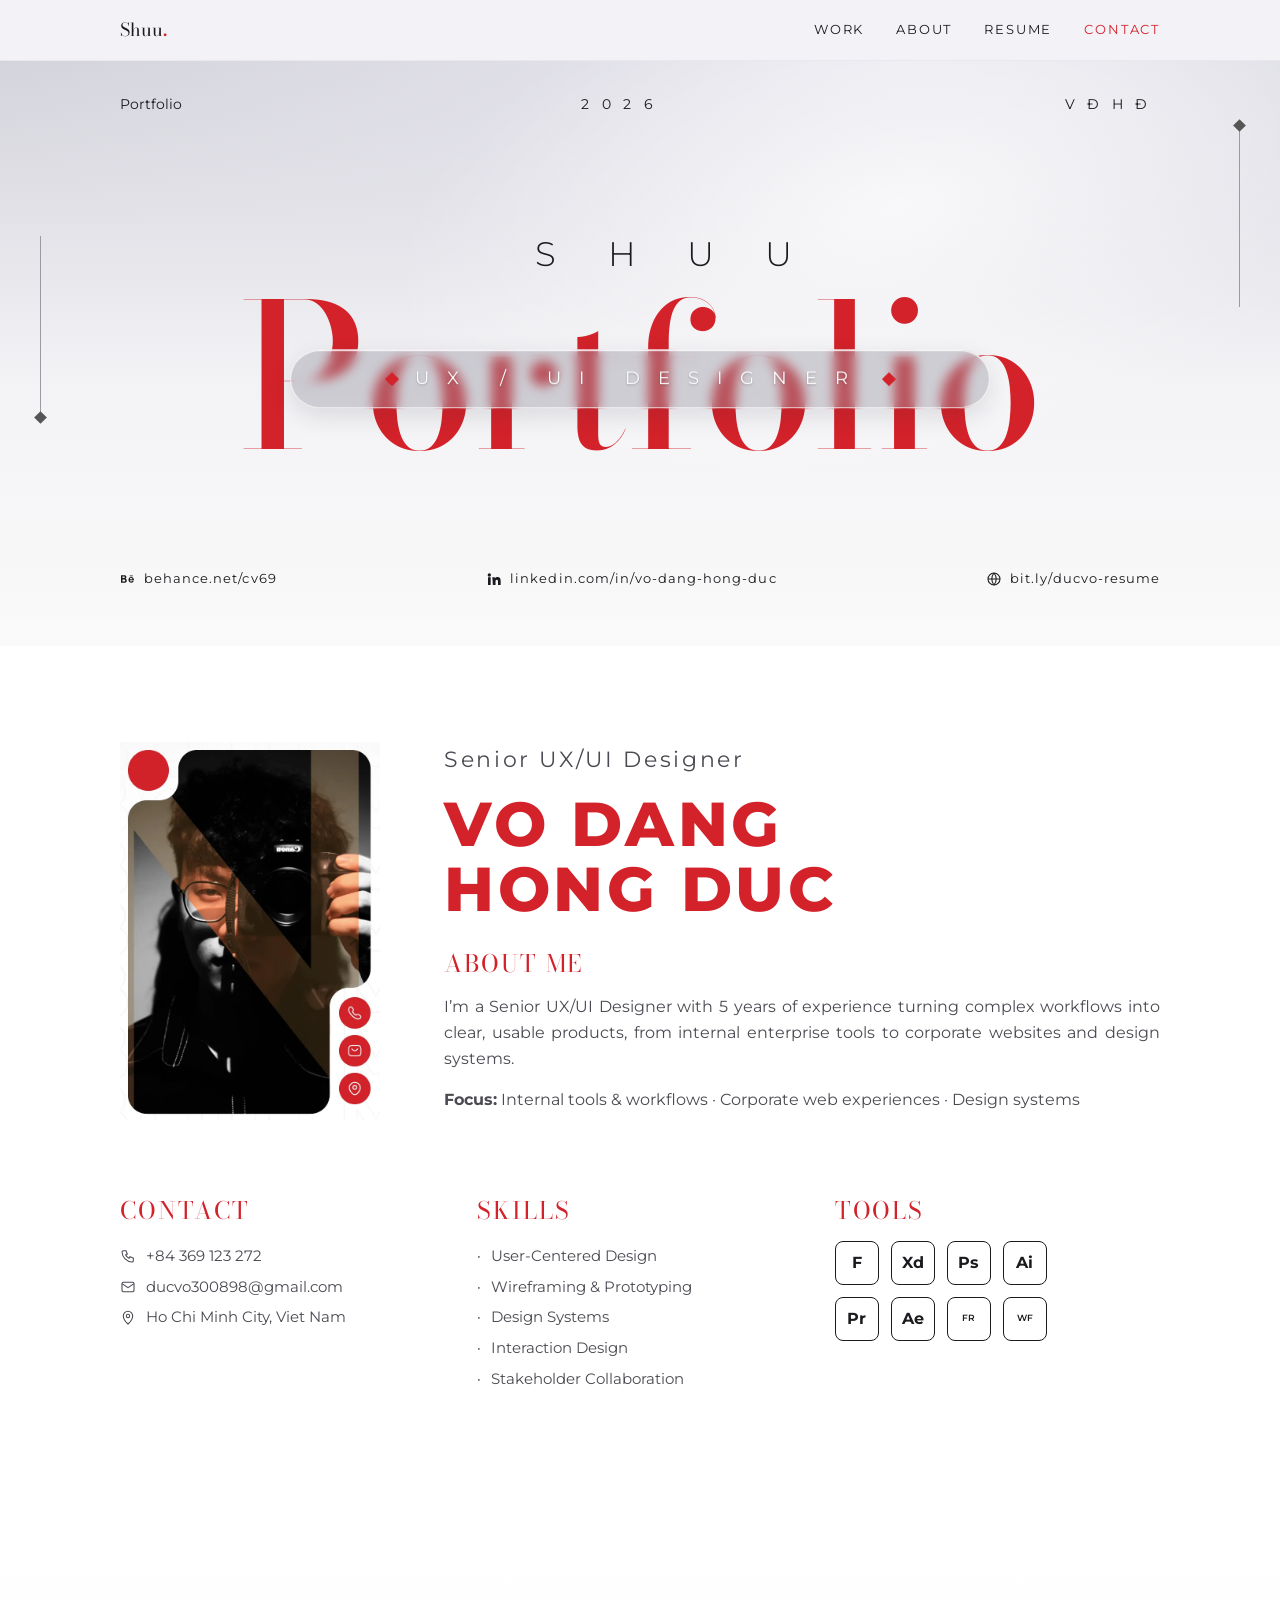
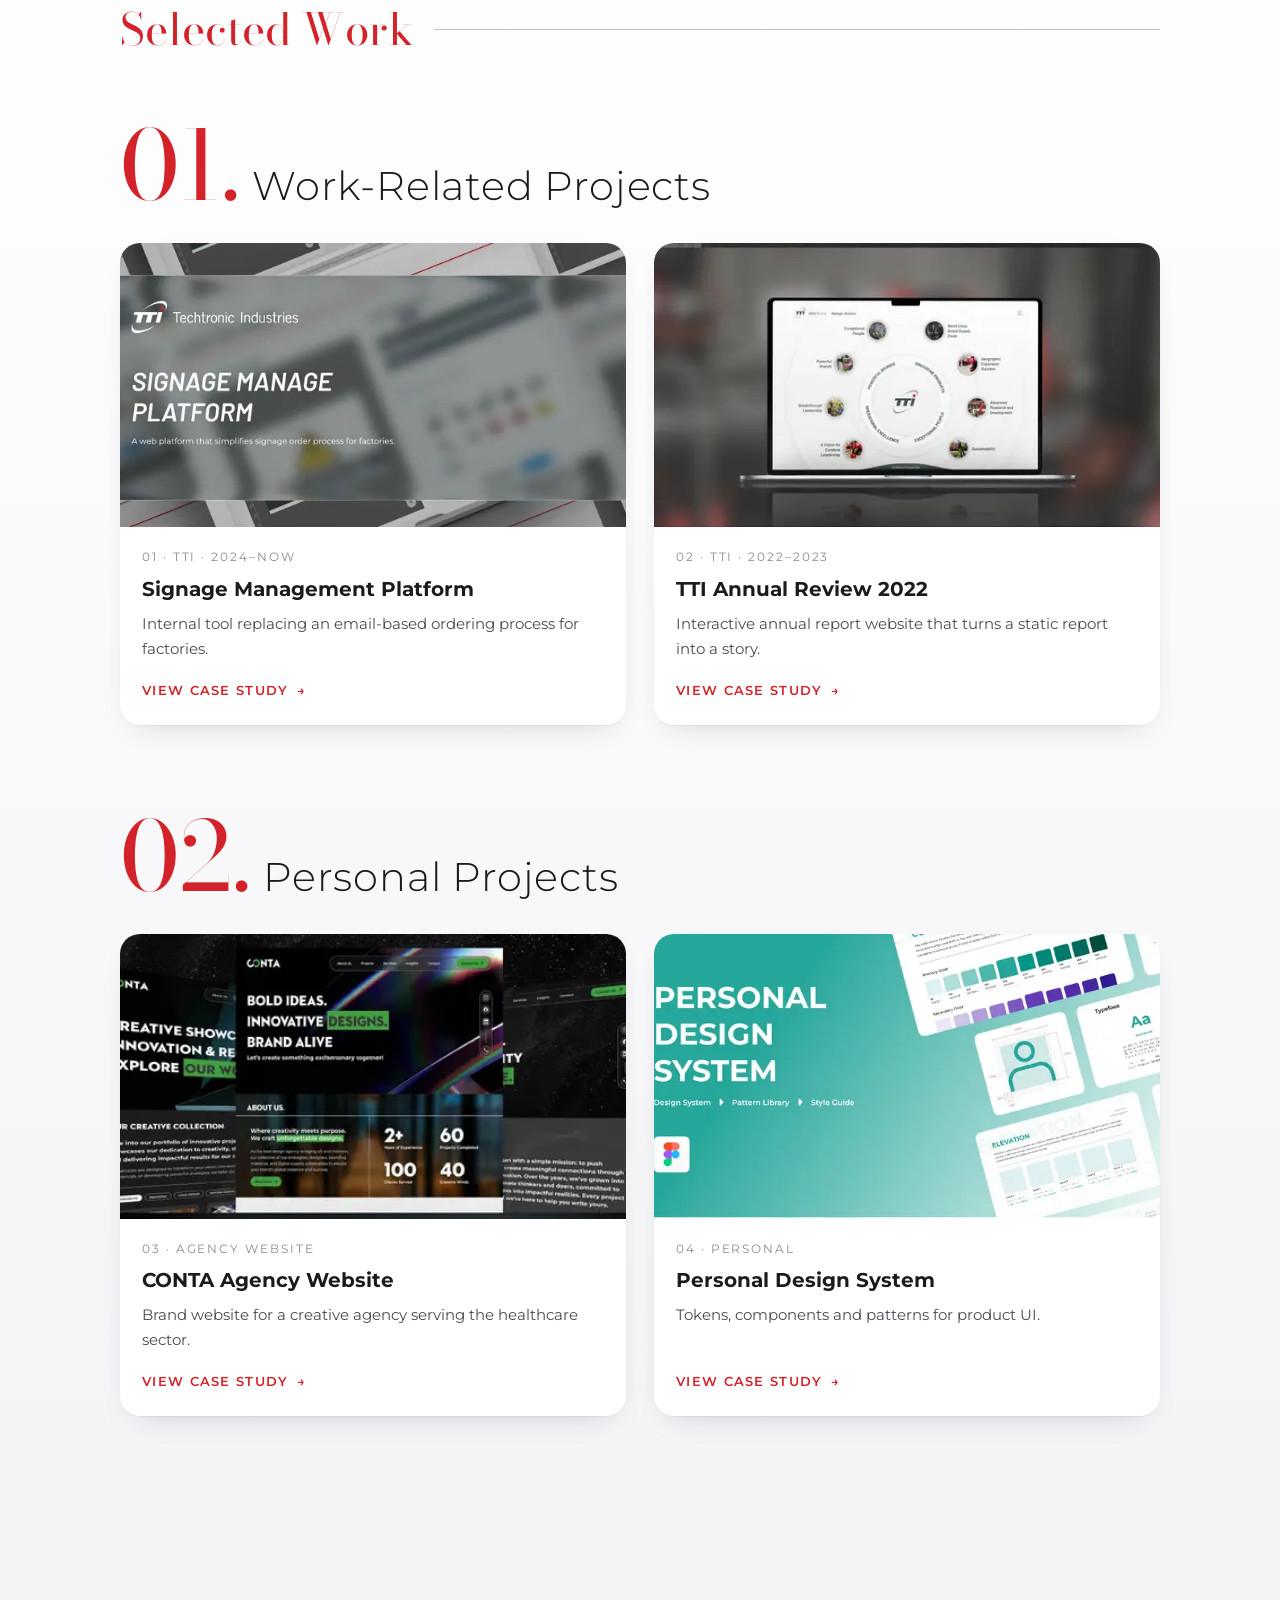
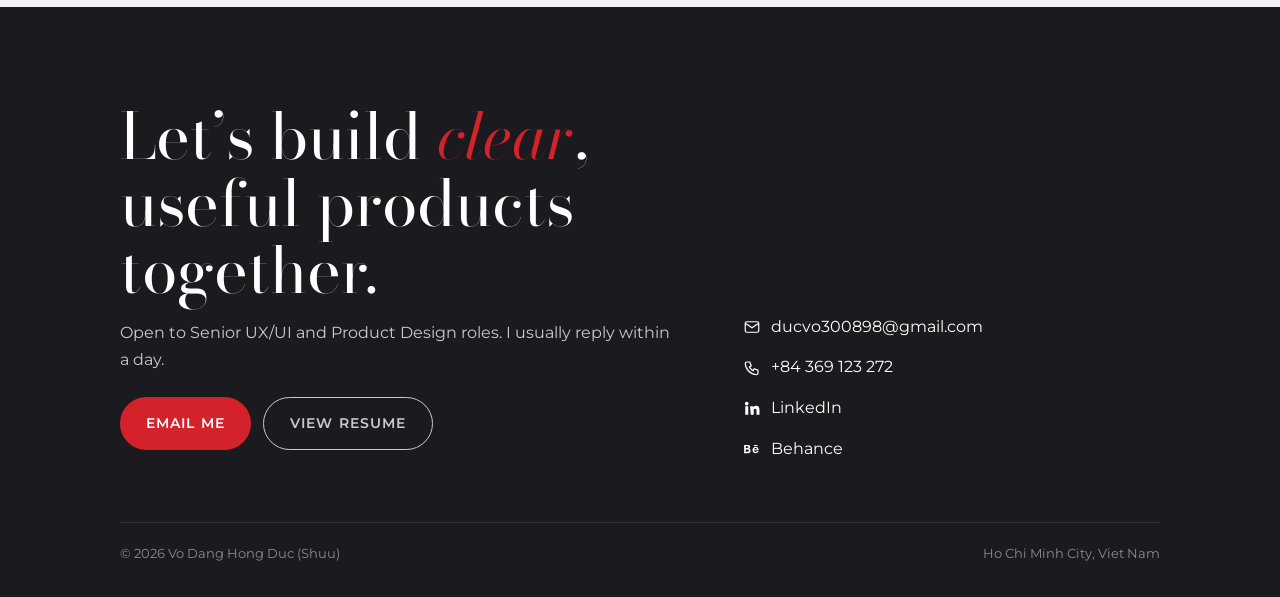
<file: index.html>
<!doctype html>
<html lang="en">
<head>
<meta charset="utf-8">
<meta name="viewport" content="width=device-width, initial-scale=1">
<title>Shuu — Senior UX/UI Designer Portfolio</title>
<meta name="description" content="Portfolio of Vo Dang Hong Duc (Shuu), Senior UX/UI Designer in Ho Chi Minh City. Case studies in product, web and design systems.">
<meta property="og:title" content="Shuu — Senior UX/UI Designer Portfolio">
<meta property="og:description" content="Portfolio of Vo Dang Hong Duc (Shuu), Senior UX/UI Designer in Ho Chi Minh City. Case studies in product, web and design systems.">
<meta property="og:type" content="website">
<meta name="theme-color" content="#d3222a">
<link rel="icon" href="data:image/svg+xml,%3Csvg xmlns='http://www.w3.org/2000/svg' viewBox='0 0 64 64'%3E%3Crect width='64' height='64' rx='14' fill='%23d3222a'/%3E%3Ctext x='32' y='44' font-family='Georgia,serif' font-size='36' fill='white' text-anchor='middle'%3ES%3C/text%3E%3C/svg%3E">
<link rel="preconnect" href="https://fonts.googleapis.com"><link rel="preconnect" href="https://fonts.gstatic.com" crossorigin><link href="https://fonts.googleapis.com/css2?family=Bodoni+Moda:ital,opsz,wght@0,6..96,400;0,6..96,500;1,6..96,400&family=Montserrat:wght@300;400;500;600;700;800&display=swap" rel="stylesheet">
<link rel="stylesheet" href="assets/style.css">
</head>
<body class="">
<header class="topbar"><div class="wrap">
  <a class="brand" href="index.html">Shuu<b>.</b></a>
  <nav class="nav" aria-label="Main">
    <a href="index.html#work" class="keep">Work</a>
    <a href="index.html#about">About</a>
    <a href="https://bit.ly/ducvo-resume" target="_blank" rel="noopener">Resume</a>
    <a href="index.html#contact" class="cta">Contact</a>
  </nav>
</div></header>

<main>
<section class="hero">
  <span class="rail l"></span><span class="rail r"></span>
  <div class="wrap">
    <div class="hero-meta"><span>Portfolio</span><span>2026</span><span>VĐHĐ</span></div>
    <div class="hero-title">
      <span class="shuu">SHUU</span>
      <h1>Portfolio</h1>
      <span class="pill" aria-hidden="true"><span class="diamond"></span>UX / UI DESIGNER<span class="diamond"></span></span>
      <span class="sr-only">Senior UX/UI Designer</span>
    </div>
    <div class="links">
      <a href="https://www.behance.net/cv69" target="_blank" rel="noopener"><svg viewBox="0 0 24 24" fill="currentColor" aria-hidden="true"><path d="M8.2 11.3c.9-.4 1.4-1.1 1.4-2.1C9.6 7.3 8.2 6.5 6.4 6.5H1.5v11h5c1.9 0 3.6-.9 3.6-3 0-1.3-.6-2.8-1.9-3.2zM3.7 8.3h2.1c.8 0 1.5.2 1.5 1.1 0 .8-.6 1.1-1.3 1.1H3.7V8.3zm2.4 7.4H3.7v-3.1h2.4c1 0 1.6.4 1.6 1.5 0 1.1-.8 1.6-1.6 1.6zM16.9 9c-2.5 0-4.2 1.9-4.2 4.3 0 2.5 1.6 4.3 4.2 4.3 1.9 0 3.2-.9 3.8-2.8h-1.9c-.2.7-1.1 1.1-1.8 1.1-1.4 0-2.1-.8-2.1-2.2h6c.1-2.6-1.4-4.7-4-4.7zm-2 3.4c.1-1.1.8-1.8 1.9-1.8 1.2 0 1.8.7 1.9 1.8h-3.8zM14.5 6.8h4.8v1.2h-4.8z"/></svg>behance.net/cv69</a>
      <a href="https://www.linkedin.com/in/vo-dang-hong-duc/" target="_blank" rel="noopener"><svg viewBox="0 0 24 24" fill="currentColor" aria-hidden="true"><path d="M4.98 3.5a2.5 2.5 0 1 1 0 5 2.5 2.5 0 0 1 0-5zM3 9.5h4V21H3zM9.5 9.5h3.8v1.6h.1c.5-1 1.8-2 3.8-2 4 0 4.8 2.6 4.8 6V21h-4v-5.2c0-1.2 0-2.8-1.7-2.8s-2 1.3-2 2.7V21h-4z"/></svg>linkedin.com/in/vo-dang-hong-duc</a>
      <a href="https://bit.ly/ducvo-resume" target="_blank" rel="noopener"><svg viewBox="0 0 24 24" fill="none" stroke="currentColor" stroke-width="1.6" aria-hidden="true"><circle cx="12" cy="12" r="9"/><path d="M3 12h18M12 3a14 14 0 0 1 0 18M12 3a14 14 0 0 0 0 18"/></svg>bit.ly/ducvo-resume</a>
    </div>
  </div>
</section>

<section class="about" id="about"><div class="wrap">
  <div class="about-grid">
    <div class="photo reveal"><img src="img/me.webp" width="660" height="960" alt="Portrait of Vo Dang Hong Duc holding a camera" fetchpriority="high"></div>
    <div class="reveal">
      <p class="role-label">Senior UX/UI Designer</p>
      <h2 class="name">Vo Dang<br>Hong Duc</h2>
      <h3 class="label">About me</h3>
      <p>I’m a Senior UX/UI Designer with 5 years of experience turning complex workflows into clear, usable products, from internal enterprise tools to corporate websites and design systems.</p>
      <p><b>Focus:</b> Internal tools &amp; workflows · Corporate web experiences · Design systems</p>
    </div>
  </div>
  <div class="facts">
    <div class="reveal"><h3 class="label">Contact</h3><ul>
      <li><svg viewBox="0 0 24 24" fill="none" stroke="currentColor" stroke-width="1.6" aria-hidden="true"><path d="M5 4h4l2 5-2.5 1.5a11 11 0 0 0 5 5L15 13l5 2v4a2 2 0 0 1-2 2A16 16 0 0 1 3 6a2 2 0 0 1 2-2"/></svg><a href="tel:+84369123272">+84 369 123 272</a></li>
      <li><svg viewBox="0 0 24 24" fill="none" stroke="currentColor" stroke-width="1.6" aria-hidden="true"><rect x="3" y="5" width="18" height="14" rx="2"/><path d="m3 7 9 6 9-6"/></svg><a href="mailto:ducvo300898@gmail.com">ducvo300898@gmail.com</a></li>
      <li><svg viewBox="0 0 24 24" fill="none" stroke="currentColor" stroke-width="1.6" aria-hidden="true"><path d="M12 21s-7-6.2-7-12a7 7 0 0 1 14 0c0 5.8-7 12-7 12z"/><circle cx="12" cy="9" r="2.5"/></svg>Ho Chi Minh City, Viet Nam</li></ul></div>
    <div class="reveal"><h3 class="label">Skills</h3><ul class="dot">
      <li>User-Centered Design</li><li>Wireframing &amp; Prototyping</li><li>Design Systems</li><li>Interaction Design</li><li>Stakeholder Collaboration</li></ul></div>
    <div class="reveal"><h3 class="label">Tools</h3><div class="tools"><span class="tool" title="Figma" aria-label="Figma">F</span><span class="tool" title="Adobe XD" aria-label="Adobe XD">Xd</span><span class="tool" title="Photoshop" aria-label="Photoshop">Ps</span><span class="tool" title="Illustrator" aria-label="Illustrator">Ai</span><span class="tool" title="Premiere Pro" aria-label="Premiere Pro">Pr</span><span class="tool" title="After Effects" aria-label="After Effects">Ae</span><span class="tool" title="Framer" aria-label="Framer"><small>FR</small></span><span class="tool" title="Webflow" aria-label="Webflow"><small>WF</small></span></div></div>
  </div>
</div></section>

<section class="work" id="work"><div class="wrap">
  <div class="section-head"><h2>Selected Work</h2></div>
  <div class="group">
    <div class="group-title reveal"><span class="num">01.</span><h3>Work-Related Projects</h3></div>
    <div class="cards"><a class="card reveal" href="work/signage-platform.html">
  <div class="thumb"><img src="img/sig-hero-sm.webp" width="800" height="354" alt="Signage Management Platform preview" loading="lazy" decoding="async"></div>
  <div class="body"><span class="kicker">01 · TTI · 2024–Now</span><h4>Signage Management Platform</h4><p>Internal tool replacing an email-based ordering process for factories.</p><span class="more">View case study <span>→</span></span></div>
</a><a class="card reveal" href="work/tti-annual-review.html">
  <div class="thumb"><img src="img/tti-circle-sm.webp" width="800" height="306" alt="TTI Annual Review 2022 preview" loading="lazy" decoding="async"></div>
  <div class="body"><span class="kicker">02 · TTI · 2022–2023</span><h4>TTI Annual Review 2022</h4><p>Interactive annual report website that turns a static report into a story.</p><span class="more">View case study <span>→</span></span></div>
</a></div>
  </div>
  <div class="group">
    <div class="group-title reveal"><span class="num">02.</span><h3>Personal Projects</h3></div>
    <div class="cards"><a class="card reveal" href="work/conta-agency.html">
  <div class="thumb"><img src="img/conta-hero-sm.webp" width="800" height="252" alt="CONTA Agency Website preview" loading="lazy" decoding="async"></div>
  <div class="body"><span class="kicker">03 · Agency website</span><h4>CONTA Agency Website</h4><p>Brand website for a creative agency serving the healthcare sector.</p><span class="more">View case study <span>→</span></span></div>
</a><a class="card reveal" href="work/design-system.html">
  <div class="thumb"><img src="img/ds-hero-sm.webp" width="800" height="382" alt="Personal Design System preview" loading="lazy" decoding="async"></div>
  <div class="body"><span class="kicker">04 · Personal</span><h4>Personal Design System</h4><p>Tokens, components and patterns for product UI.</p><span class="more">View case study <span>→</span></span></div>
</a></div>
  </div>
</div></section>
</main>
<footer class="footer" id="contact"><div class="wrap">
  <div class="footer-grid">
    <div>
      <h2>Let’s build <em>clear</em>, useful products together.</h2>
      <p>Open to Senior UX/UI and Product Design roles. I usually reply within a day.</p>
      <p style="margin-top:24px;display:flex;gap:12px;flex-wrap:wrap">
        <a class="btn" href="mailto:ducvo300898@gmail.com">Email me</a>
        <a class="btn ghost" href="https://bit.ly/ducvo-resume" target="_blank" rel="noopener">View resume</a>
      </p>
    </div>
    <ul>
      <li><a href="mailto:ducvo300898@gmail.com"><svg viewBox="0 0 24 24" fill="none" stroke="currentColor" stroke-width="1.6" aria-hidden="true"><rect x="3" y="5" width="18" height="14" rx="2"/><path d="m3 7 9 6 9-6"/></svg>ducvo300898@gmail.com</a></li>
      <li><a href="tel:+84369123272"><svg viewBox="0 0 24 24" fill="none" stroke="currentColor" stroke-width="1.6" aria-hidden="true"><path d="M5 4h4l2 5-2.5 1.5a11 11 0 0 0 5 5L15 13l5 2v4a2 2 0 0 1-2 2A16 16 0 0 1 3 6a2 2 0 0 1 2-2"/></svg>+84 369 123 272</a></li>
      <li><a href="https://www.linkedin.com/in/vo-dang-hong-duc/" target="_blank" rel="noopener"><svg viewBox="0 0 24 24" fill="currentColor" aria-hidden="true"><path d="M4.98 3.5a2.5 2.5 0 1 1 0 5 2.5 2.5 0 0 1 0-5zM3 9.5h4V21H3zM9.5 9.5h3.8v1.6h.1c.5-1 1.8-2 3.8-2 4 0 4.8 2.6 4.8 6V21h-4v-5.2c0-1.2 0-2.8-1.7-2.8s-2 1.3-2 2.7V21h-4z"/></svg>LinkedIn</a></li>
      <li><a href="https://www.behance.net/cv69" target="_blank" rel="noopener"><svg viewBox="0 0 24 24" fill="currentColor" aria-hidden="true"><path d="M8.2 11.3c.9-.4 1.4-1.1 1.4-2.1C9.6 7.3 8.2 6.5 6.4 6.5H1.5v11h5c1.9 0 3.6-.9 3.6-3 0-1.3-.6-2.8-1.9-3.2zM3.7 8.3h2.1c.8 0 1.5.2 1.5 1.1 0 .8-.6 1.1-1.3 1.1H3.7V8.3zm2.4 7.4H3.7v-3.1h2.4c1 0 1.6.4 1.6 1.5 0 1.1-.8 1.6-1.6 1.6zM16.9 9c-2.5 0-4.2 1.9-4.2 4.3 0 2.5 1.6 4.3 4.2 4.3 1.9 0 3.2-.9 3.8-2.8h-1.9c-.2.7-1.1 1.1-1.8 1.1-1.4 0-2.1-.8-2.1-2.2h6c.1-2.6-1.4-4.7-4-4.7zm-2 3.4c.1-1.1.8-1.8 1.9-1.8 1.2 0 1.8.7 1.9 1.8h-3.8zM14.5 6.8h4.8v1.2h-4.8z"/></svg>Behance</a></li>
    </ul>
  </div>
  <div class="copyright"><span>© 2026 Vo Dang Hong Duc (Shuu)</span><span>Ho Chi Minh City, Viet Nam</span></div>
</div></footer>
<script>
(function(){var els=document.querySelectorAll('.reveal');if(!('IntersectionObserver' in window)){els.forEach(function(e){e.classList.add('in')});return}
var io=new IntersectionObserver(function(es){es.forEach(function(e){if(e.isIntersecting){e.target.classList.add('in');io.unobserve(e.target)}})},{rootMargin:'0px 0px -8% 0px'});els.forEach(function(e){io.observe(e)})})();
</script>
</body>
</html>
</file>
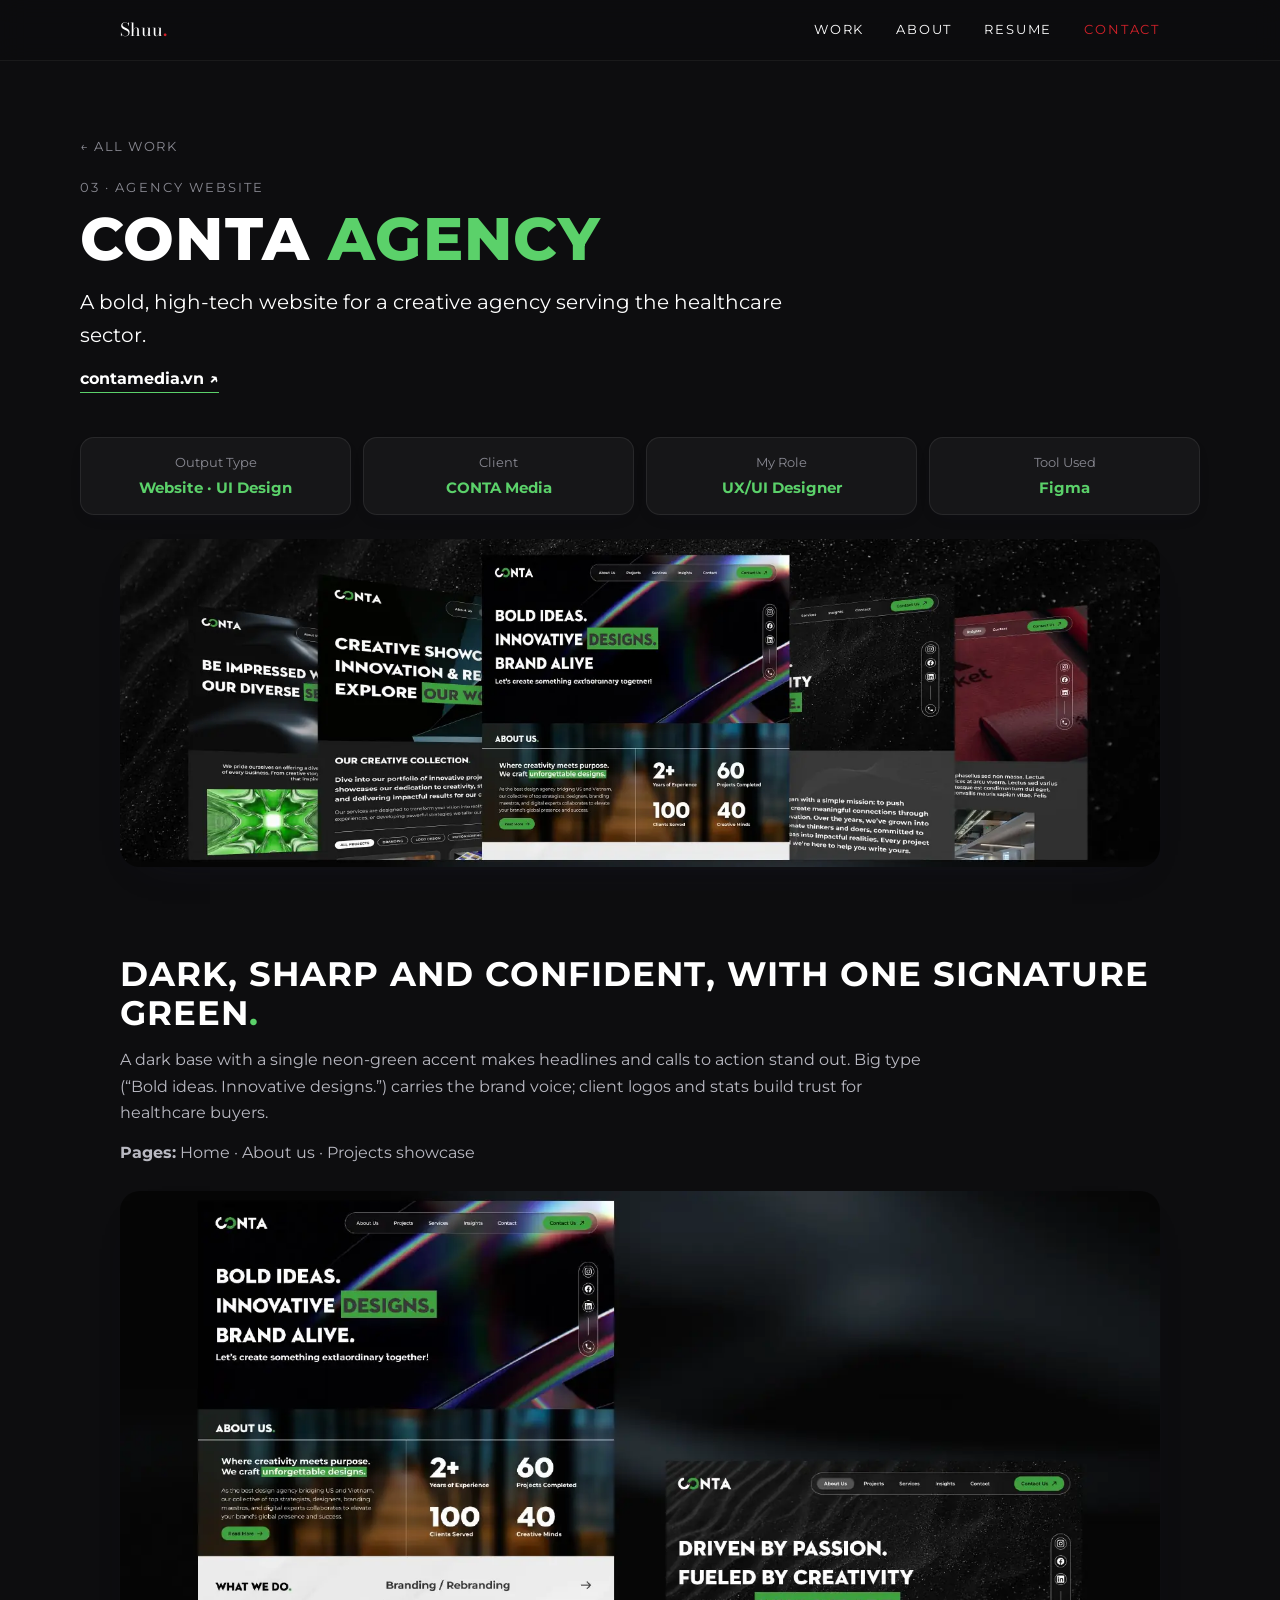
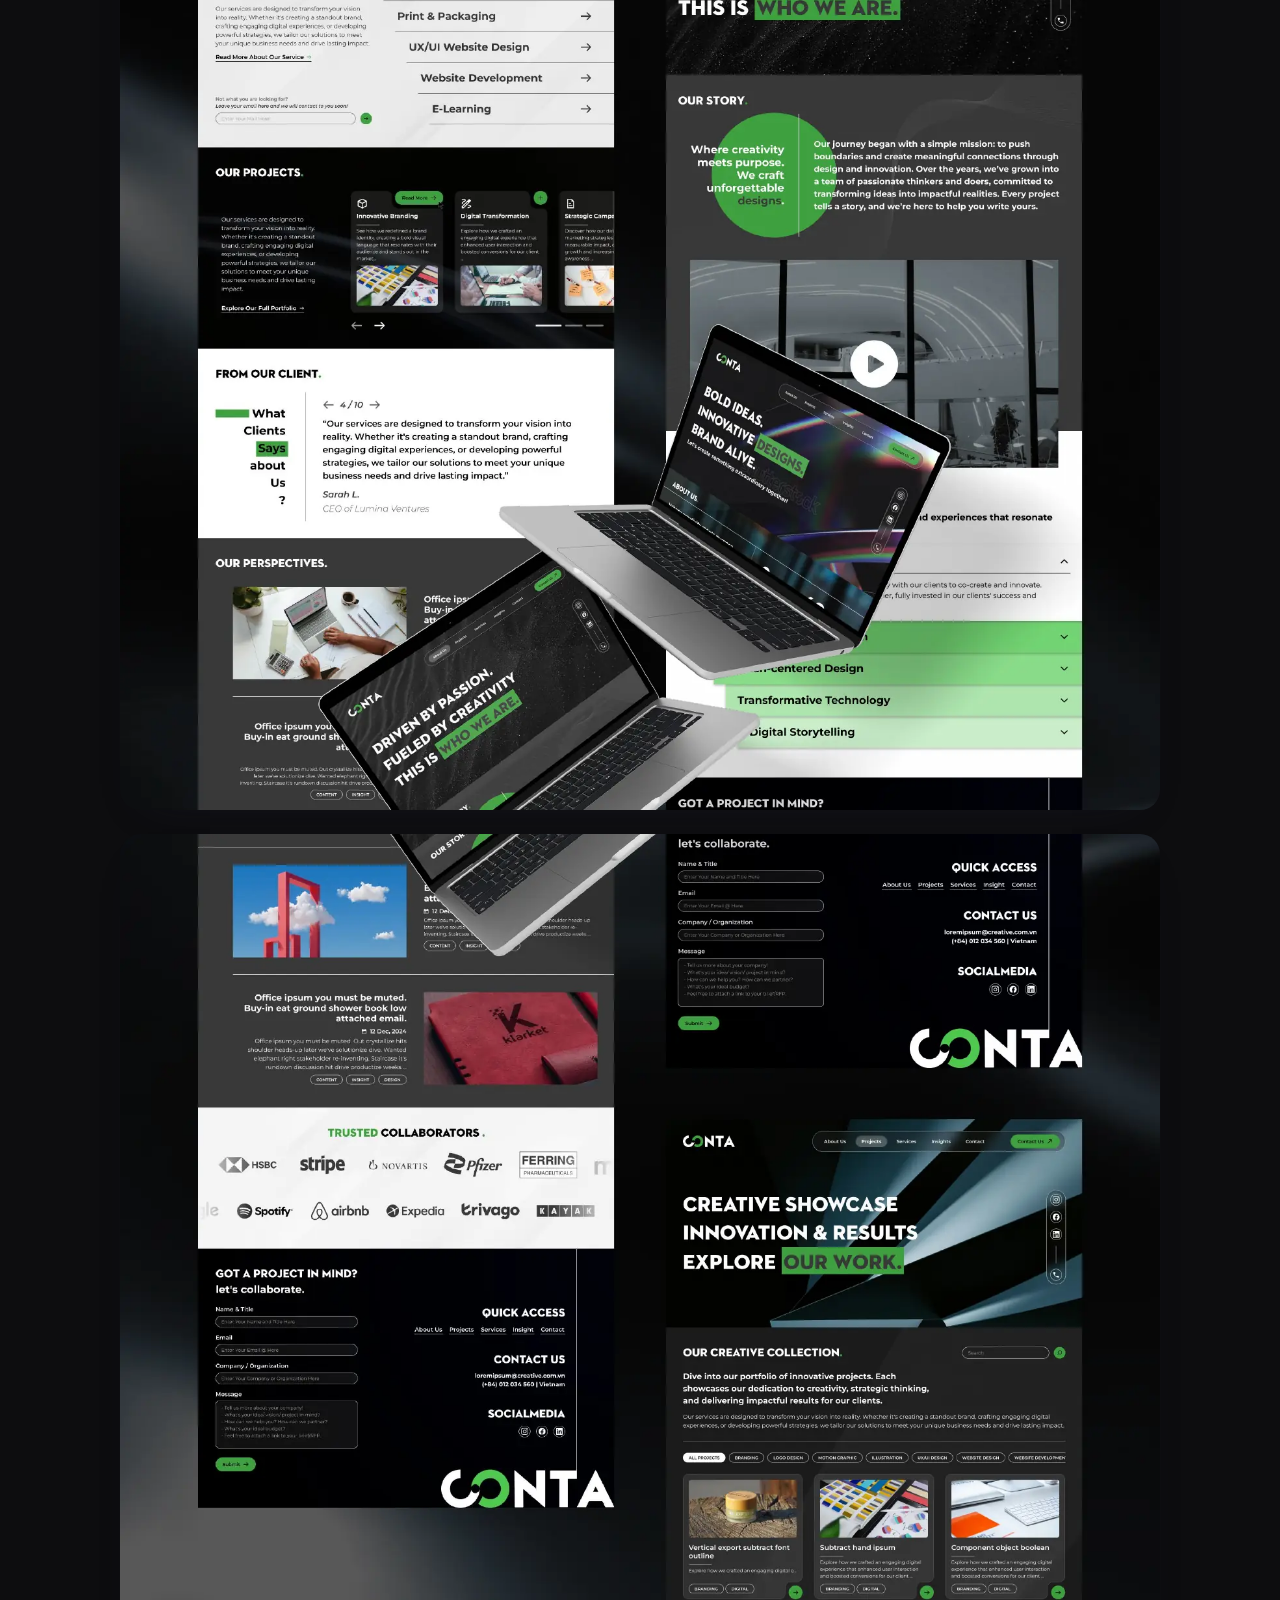
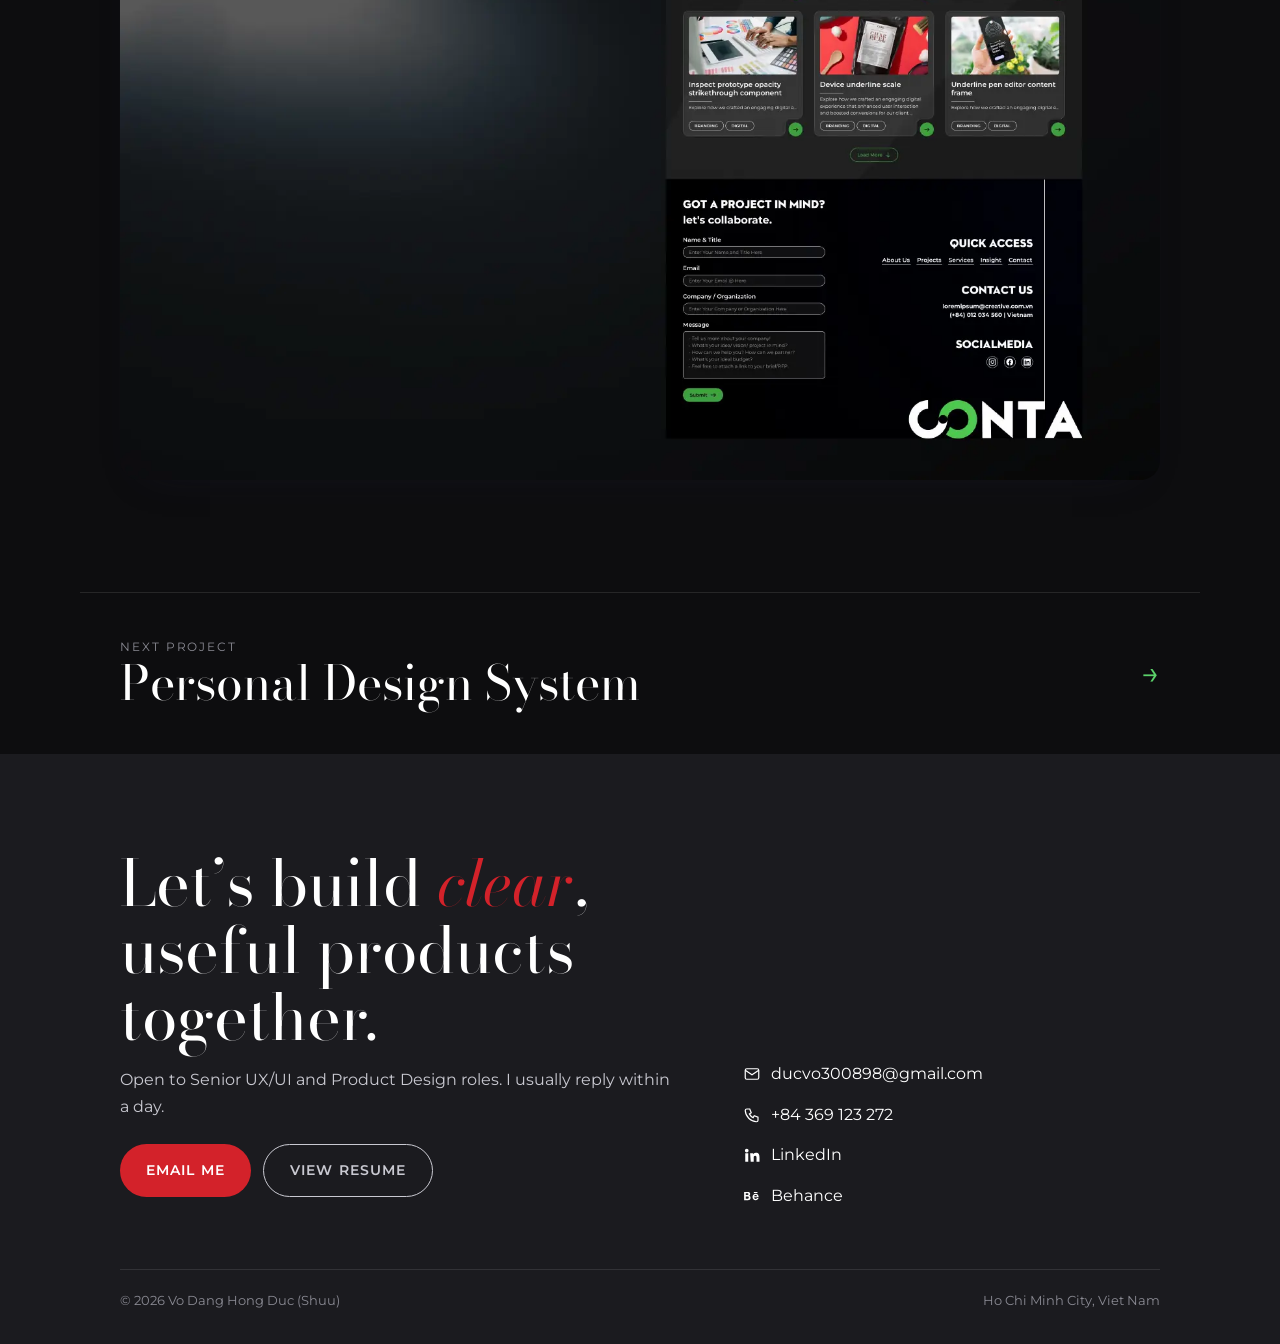
<file: work/conta-agency.html>
<!doctype html>
<html lang="en">
<head>
<meta charset="utf-8">
<meta name="viewport" content="width=device-width, initial-scale=1">
<title>CONTA Agency Website — Shuu Portfolio</title>
<meta name="description" content="Case study: a bold, high-tech website for CONTA, a creative agency serving the healthcare sector.">
<meta property="og:title" content="CONTA Agency Website — Shuu Portfolio">
<meta property="og:description" content="Case study: a bold, high-tech website for CONTA, a creative agency serving the healthcare sector.">
<meta property="og:type" content="website">
<meta name="theme-color" content="#d3222a">
<link rel="icon" href="data:image/svg+xml,%3Csvg xmlns='http://www.w3.org/2000/svg' viewBox='0 0 64 64'%3E%3Crect width='64' height='64' rx='14' fill='%23d3222a'/%3E%3Ctext x='32' y='44' font-family='Georgia,serif' font-size='36' fill='white' text-anchor='middle'%3ES%3C/text%3E%3C/svg%3E">
<link rel="preconnect" href="https://fonts.googleapis.com"><link rel="preconnect" href="https://fonts.gstatic.com" crossorigin><link href="https://fonts.googleapis.com/css2?family=Bodoni+Moda:ital,opsz,wght@0,6..96,400;0,6..96,500;1,6..96,400&family=Montserrat:wght@300;400;500;600;700;800&display=swap" rel="stylesheet">
<link rel="stylesheet" href="../assets/style.css">
</head>
<body class="theme-dark">
<header class="topbar"><div class="wrap">
  <a class="brand" href="../index.html">Shuu<b>.</b></a>
  <nav class="nav" aria-label="Main">
    <a href="../index.html#work" class="keep">Work</a>
    <a href="../index.html#about">About</a>
    <a href="https://bit.ly/ducvo-resume" target="_blank" rel="noopener">Resume</a>
    <a href="../index.html#contact" class="cta">Contact</a>
  </nav>
</div></header>

<main>
<div class="wrap cs-head">
  <a class="back" href="../index.html#work">← All work</a>
  <p class="kicker-line">03 · Agency website</p>
  <h1>CONTA <span>Agency</span></h1>
  <p class="lede">A bold, high-tech website for a creative agency serving the healthcare sector.</p>
  <a class="live" href="https://contamedia.vn/" target="_blank" rel="noopener">contamedia.vn ↗</a>
  <dl class="meta reveal"><div><dt>Output Type</dt><dd>Website · UI Design</dd></div><div><dt>Client</dt><dd>CONTA Media</dd></div><div><dt>My Role</dt><dd>UX/UI Designer</dd></div><div><dt>Tool Used</dt><dd>Figma</dd></div></dl>
</div>
<div class="wrap"><figure class="figure dark reveal"><img src="../img/conta-hero.webp" srcset="../img/conta-hero-sm.webp 800w, ../img/conta-hero.webp 1600w" sizes="(max-width: 1120px) 100vw, 1120px" width="1600" height="504" alt="CONTA website pages overview" loading="lazy" decoding="async"></figure></div>
<section class="cs-section"><div class="wrap">
  <h2>Dark, sharp and confident, with one signature green</h2>
  <p>A dark base with a single neon-green accent makes headlines and calls to action stand out. Big type (“Bold ideas. Innovative designs.”) carries the brand voice; client logos and stats build trust for healthcare buyers.</p>
  <p><b>Pages:</b> Home · About us · Projects showcase</p>
  <figure class="figure dark reveal"><img src="../img/conta-a.webp" srcset="../img/conta-a-sm.webp 800w, ../img/conta-a.webp 1600w" sizes="(max-width: 1120px) 100vw, 1120px" width="1600" height="1875" alt="Homepage and About page designs" loading="lazy" decoding="async"></figure>
  <figure class="figure dark reveal"><img src="../img/conta-b.webp" srcset="../img/conta-b-sm.webp 800w, ../img/conta-b.webp 1600w" sizes="(max-width: 1120px) 100vw, 1120px" width="1600" height="1918" alt="Projects page and footer designs" loading="lazy" decoding="async"></figure>
</div></section>
<div class="wrap next"><a href="design-system.html"><span><small>Next project</small><strong>Personal Design System</strong></span><span class="arrow">→</span></a></div>
</main>
<footer class="footer" id="contact"><div class="wrap">
  <div class="footer-grid">
    <div>
      <h2>Let’s build <em>clear</em>, useful products together.</h2>
      <p>Open to Senior UX/UI and Product Design roles. I usually reply within a day.</p>
      <p style="margin-top:24px;display:flex;gap:12px;flex-wrap:wrap">
        <a class="btn" href="mailto:ducvo300898@gmail.com">Email me</a>
        <a class="btn ghost" href="https://bit.ly/ducvo-resume" target="_blank" rel="noopener">View resume</a>
      </p>
    </div>
    <ul>
      <li><a href="mailto:ducvo300898@gmail.com"><svg viewBox="0 0 24 24" fill="none" stroke="currentColor" stroke-width="1.6" aria-hidden="true"><rect x="3" y="5" width="18" height="14" rx="2"/><path d="m3 7 9 6 9-6"/></svg>ducvo300898@gmail.com</a></li>
      <li><a href="tel:+84369123272"><svg viewBox="0 0 24 24" fill="none" stroke="currentColor" stroke-width="1.6" aria-hidden="true"><path d="M5 4h4l2 5-2.5 1.5a11 11 0 0 0 5 5L15 13l5 2v4a2 2 0 0 1-2 2A16 16 0 0 1 3 6a2 2 0 0 1 2-2"/></svg>+84 369 123 272</a></li>
      <li><a href="https://www.linkedin.com/in/vo-dang-hong-duc/" target="_blank" rel="noopener"><svg viewBox="0 0 24 24" fill="currentColor" aria-hidden="true"><path d="M4.98 3.5a2.5 2.5 0 1 1 0 5 2.5 2.5 0 0 1 0-5zM3 9.5h4V21H3zM9.5 9.5h3.8v1.6h.1c.5-1 1.8-2 3.8-2 4 0 4.8 2.6 4.8 6V21h-4v-5.2c0-1.2 0-2.8-1.7-2.8s-2 1.3-2 2.7V21h-4z"/></svg>LinkedIn</a></li>
      <li><a href="https://www.behance.net/cv69" target="_blank" rel="noopener"><svg viewBox="0 0 24 24" fill="currentColor" aria-hidden="true"><path d="M8.2 11.3c.9-.4 1.4-1.1 1.4-2.1C9.6 7.3 8.2 6.5 6.4 6.5H1.5v11h5c1.9 0 3.6-.9 3.6-3 0-1.3-.6-2.8-1.9-3.2zM3.7 8.3h2.1c.8 0 1.5.2 1.5 1.1 0 .8-.6 1.1-1.3 1.1H3.7V8.3zm2.4 7.4H3.7v-3.1h2.4c1 0 1.6.4 1.6 1.5 0 1.1-.8 1.6-1.6 1.6zM16.9 9c-2.5 0-4.2 1.9-4.2 4.3 0 2.5 1.6 4.3 4.2 4.3 1.9 0 3.2-.9 3.8-2.8h-1.9c-.2.7-1.1 1.1-1.8 1.1-1.4 0-2.1-.8-2.1-2.2h6c.1-2.6-1.4-4.7-4-4.7zm-2 3.4c.1-1.1.8-1.8 1.9-1.8 1.2 0 1.8.7 1.9 1.8h-3.8zM14.5 6.8h4.8v1.2h-4.8z"/></svg>Behance</a></li>
    </ul>
  </div>
  <div class="copyright"><span>© 2026 Vo Dang Hong Duc (Shuu)</span><span>Ho Chi Minh City, Viet Nam</span></div>
</div></footer>
<script>
(function(){var els=document.querySelectorAll('.reveal');if(!('IntersectionObserver' in window)){els.forEach(function(e){e.classList.add('in')});return}
var io=new IntersectionObserver(function(es){es.forEach(function(e){if(e.isIntersecting){e.target.classList.add('in');io.unobserve(e.target)}})},{rootMargin:'0px 0px -8% 0px'});els.forEach(function(e){io.observe(e)})})();
</script>
</body>
</html>
</file>
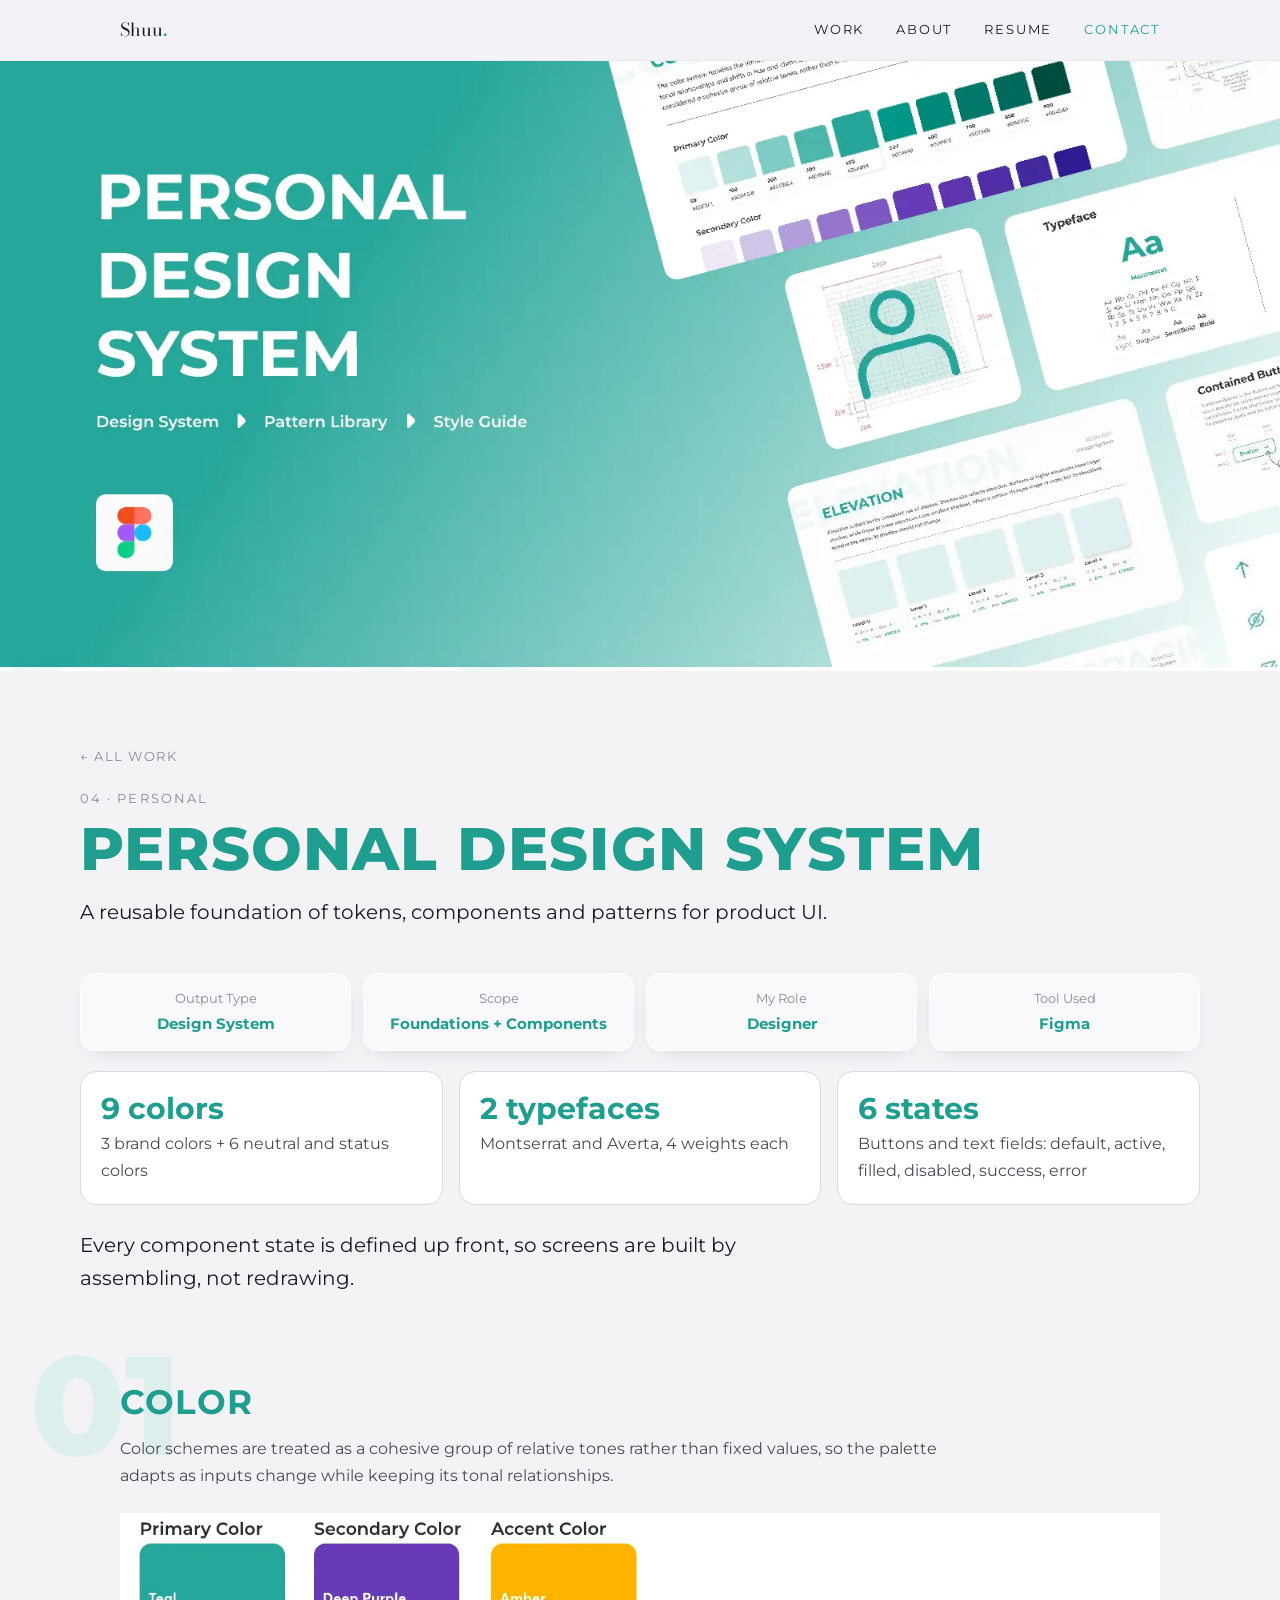
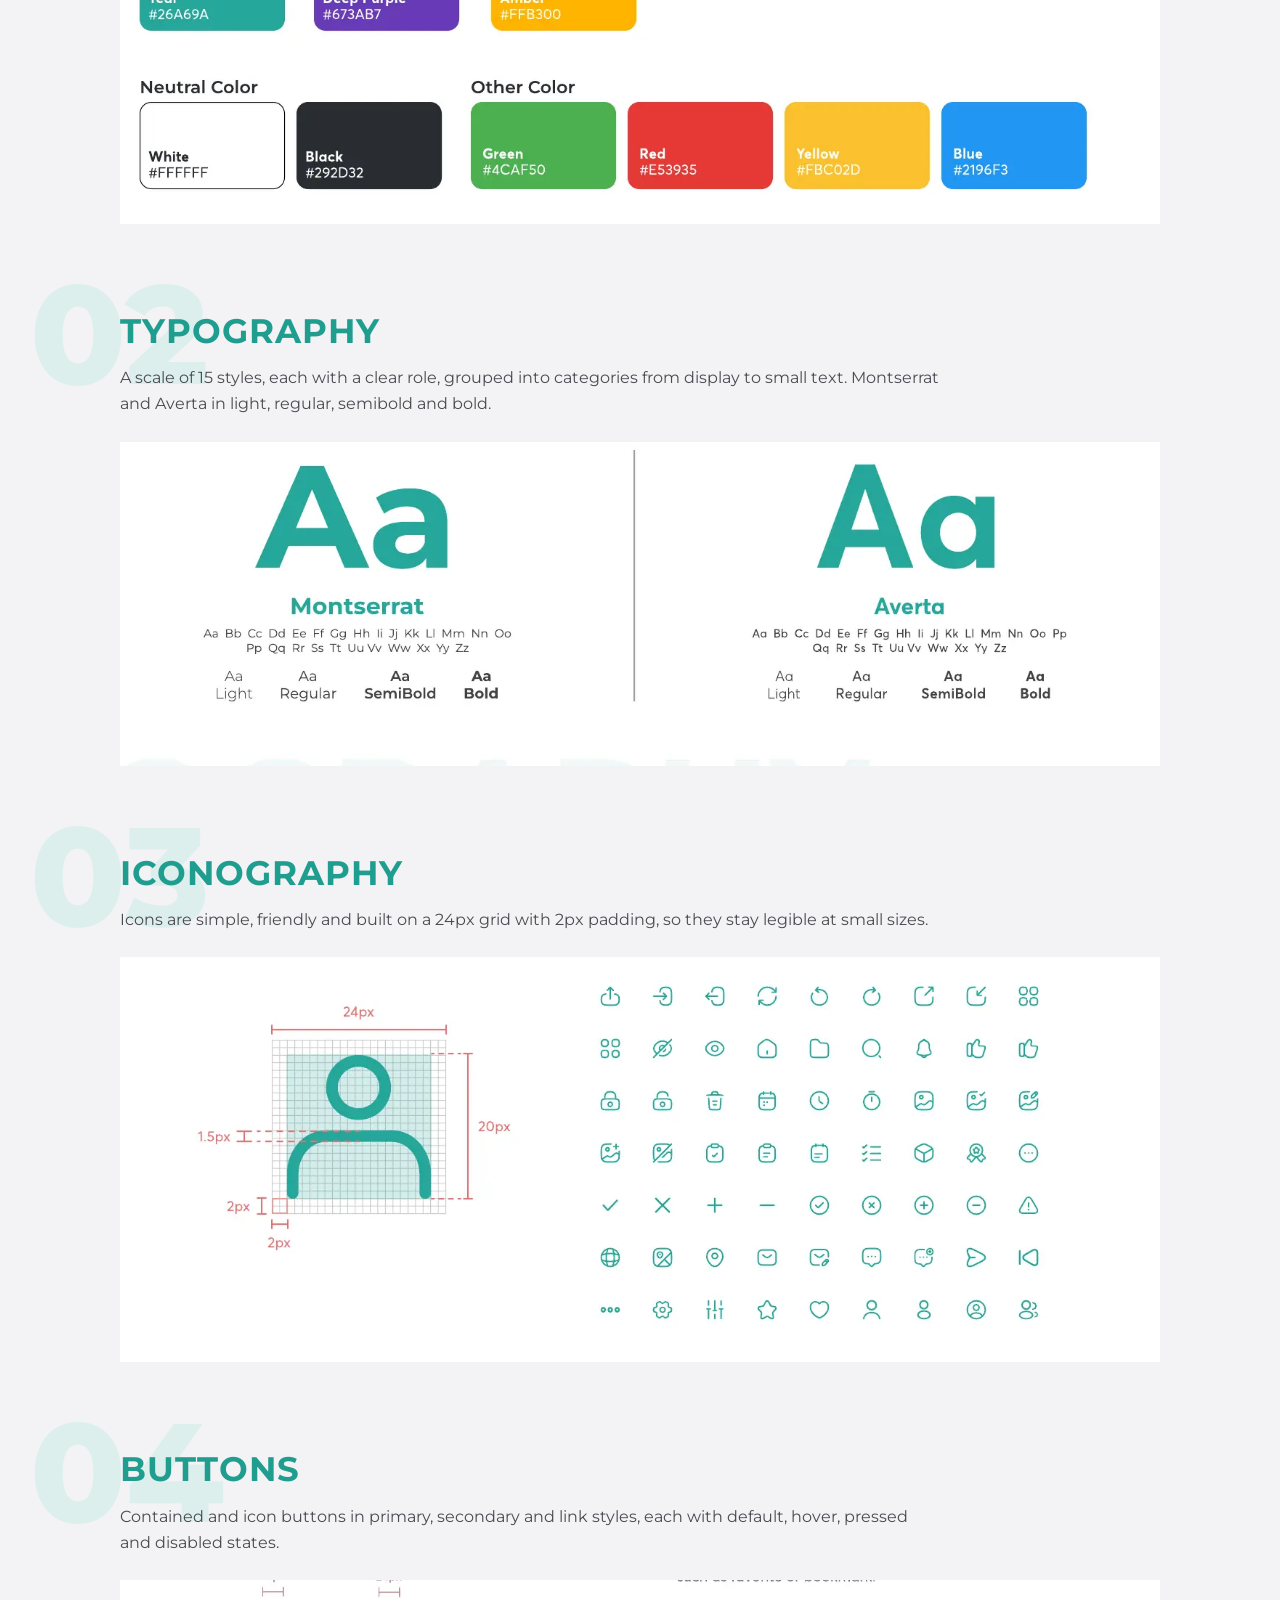
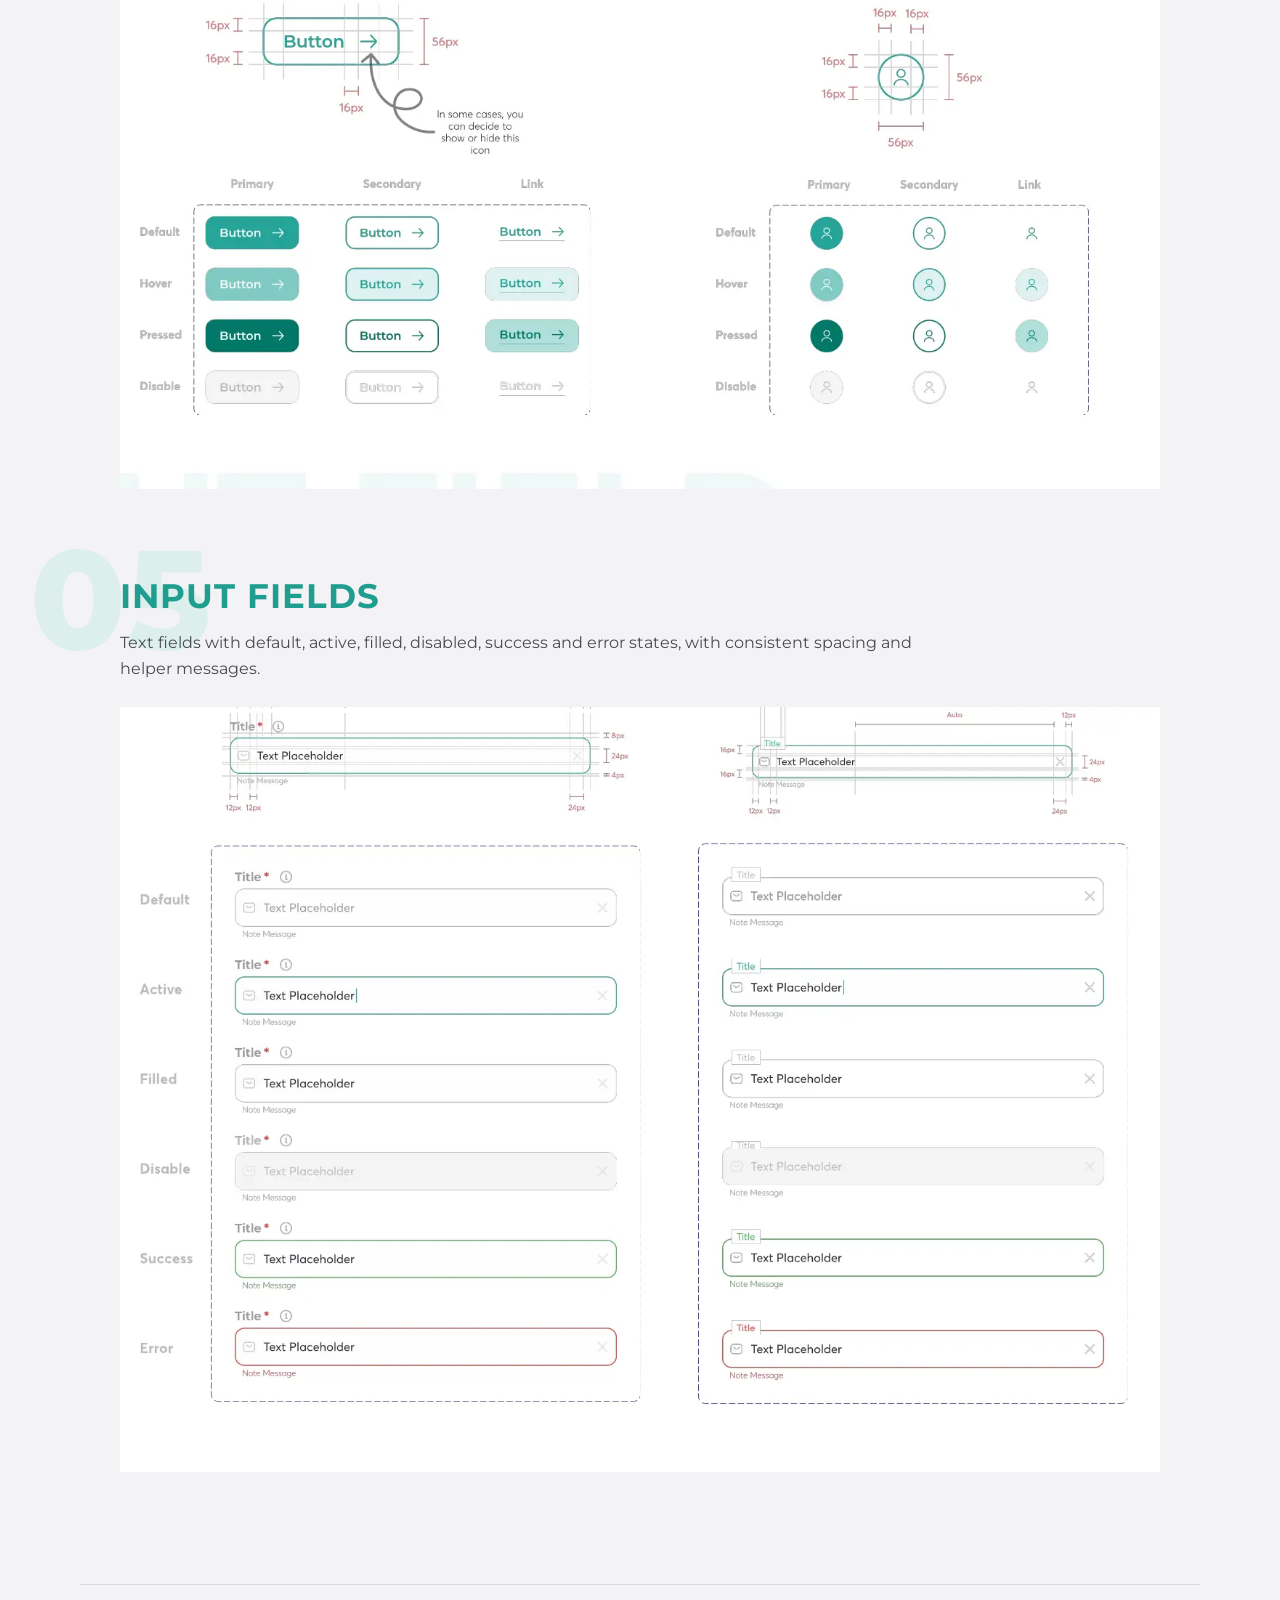
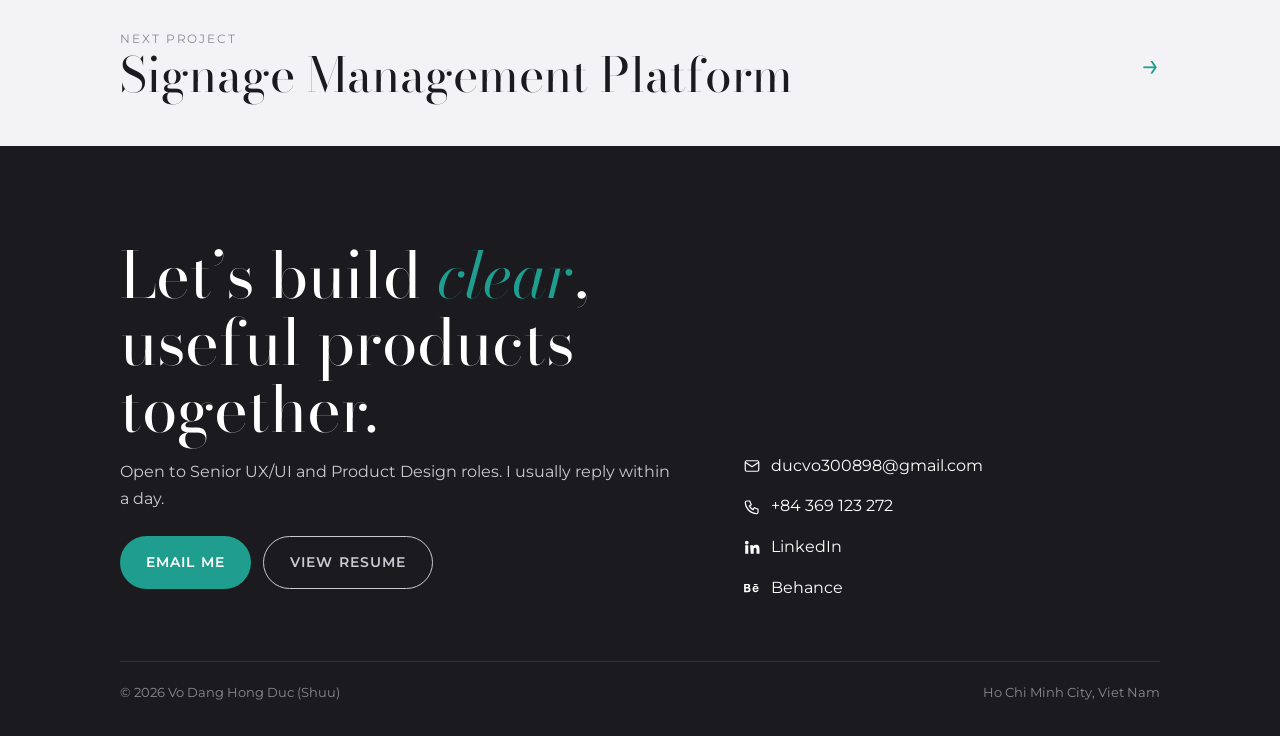
<file: work/design-system.html>
<!doctype html>
<html lang="en">
<head>
<meta charset="utf-8">
<meta name="viewport" content="width=device-width, initial-scale=1">
<title>Personal Design System — Shuu Portfolio</title>
<meta name="description" content="Case study: a personal design system covering color, typography, iconography, buttons and input fields.">
<meta property="og:title" content="Personal Design System — Shuu Portfolio">
<meta property="og:description" content="Case study: a personal design system covering color, typography, iconography, buttons and input fields.">
<meta property="og:type" content="website">
<meta name="theme-color" content="#d3222a">
<link rel="icon" href="data:image/svg+xml,%3Csvg xmlns='http://www.w3.org/2000/svg' viewBox='0 0 64 64'%3E%3Crect width='64' height='64' rx='14' fill='%23d3222a'/%3E%3Ctext x='32' y='44' font-family='Georgia,serif' font-size='36' fill='white' text-anchor='middle'%3ES%3C/text%3E%3C/svg%3E">
<link rel="preconnect" href="https://fonts.googleapis.com"><link rel="preconnect" href="https://fonts.gstatic.com" crossorigin><link href="https://fonts.googleapis.com/css2?family=Bodoni+Moda:ital,opsz,wght@0,6..96,400;0,6..96,500;1,6..96,400&family=Montserrat:wght@300;400;500;600;700;800&display=swap" rel="stylesheet">
<link rel="stylesheet" href="../assets/style.css">
</head>
<body class="theme-teal">
<header class="topbar"><div class="wrap">
  <a class="brand" href="../index.html">Shuu<b>.</b></a>
  <nav class="nav" aria-label="Main">
    <a href="../index.html#work" class="keep">Work</a>
    <a href="../index.html#about">About</a>
    <a href="https://bit.ly/ducvo-resume" target="_blank" rel="noopener">Resume</a>
    <a href="../index.html#contact" class="cta">Contact</a>
  </nav>
</div></header>

<main>
<div class="cs-hero"><img src="../img/ds-hero.webp" srcset="../img/ds-hero-sm.webp 800w, ../img/ds-hero.webp 1600w" sizes="100vw" width="1600" height="763" alt="Personal Design System cover" fetchpriority="high"></div>
<div class="wrap cs-head">
  <a class="back" href="../index.html#work">← All work</a>
  <p class="kicker-line">04 · Personal</p>
  <h1>Personal Design System</h1>
  <p class="lede">A reusable foundation of tokens, components and patterns for product UI.</p>
  <dl class="meta reveal"><div><dt>Output Type</dt><dd>Design System</dd></div><div><dt>Scope</dt><dd>Foundations + Components</dd></div><div><dt>My Role</dt><dd>Designer</dd></div><div><dt>Tool Used</dt><dd>Figma</dd></div></dl>
  <div class="impact reveal">
    <div><strong>9 colors</strong>3 brand colors + 6 neutral and status colors</div>
    <div><strong>2 typefaces</strong>Montserrat and Averta, 4 weights each</div>
    <div><strong>6 states</strong>Buttons and text fields: default, active, filled, disabled, success, error</div>
  </div>
  <p class="lede" style="margin-top:24px">Every component state is defined up front, so screens are built by assembling, not redrawing.</p>
</div>
<section class="cs-section"><span class="ghost" aria-hidden="true">01</span><div class="wrap">
  <h2>Color</h2>
  <p>Color schemes are treated as a cohesive group of relative tones rather than fixed values, so the palette adapts as inputs change while keeping its tonal relationships.</p>
  <figure class="figure flat reveal"><img src="../img/ds-color.webp" srcset="../img/ds-color-sm.webp 800w, ../img/ds-color.webp 1432w" sizes="(max-width: 1120px) 100vw, 1120px" width="1432" height="428" alt="Primary teal, secondary deep purple, accent amber, neutrals and semantic colors" loading="lazy" decoding="async"></figure>
</div></section>
<section class="cs-section"><span class="ghost" aria-hidden="true">02</span><div class="wrap">
  <h2>Typography</h2>
  <p>A scale of 15 styles, each with a clear role, grouped into categories from display to small text. Montserrat and Averta in light, regular, semibold and bold.</p>
  <figure class="figure flat reveal"><img src="../img/ds-type.webp" srcset="../img/ds-type-sm.webp 800w, ../img/ds-type.webp 1432w" sizes="(max-width: 1120px) 100vw, 1120px" width="1432" height="446" alt="Montserrat and Averta typefaces" loading="lazy" decoding="async"></figure>
</div></section>
<section class="cs-section"><span class="ghost" aria-hidden="true">03</span><div class="wrap">
  <h2>Iconography</h2>
  <p>Icons are simple, friendly and built on a 24px grid with 2px padding, so they stay legible at small sizes.</p>
  <figure class="figure flat reveal"><img src="../img/ds-icon.webp" srcset="../img/ds-icon-sm.webp 800w, ../img/ds-icon.webp 1432w" sizes="(max-width: 1120px) 100vw, 1120px" width="1432" height="558" alt="Icon grid and icon set" loading="lazy" decoding="async"></figure>
</div></section>
<section class="cs-section"><span class="ghost" aria-hidden="true">04</span><div class="wrap">
  <h2>Buttons</h2>
  <p>Contained and icon buttons in primary, secondary and link styles, each with default, hover, pressed and disabled states.</p>
  <figure class="figure flat reveal"><img src="../img/ds-button.webp" srcset="../img/ds-button-sm.webp 800w, ../img/ds-button.webp 1432w" sizes="(max-width: 1120px) 100vw, 1120px" width="1432" height="700" alt="Button anatomy and states" loading="lazy" decoding="async"></figure>
</div></section>
<section class="cs-section"><span class="ghost" aria-hidden="true">05</span><div class="wrap">
  <h2>Input Fields</h2>
  <p>Text fields with default, active, filled, disabled, success and error states, with consistent spacing and helper messages.</p>
  <figure class="figure flat reveal"><img src="../img/ds-input.webp" srcset="../img/ds-input-sm.webp 800w, ../img/ds-input.webp 1432w" sizes="(max-width: 1120px) 100vw, 1120px" width="1432" height="1054" alt="Input field anatomy and states" loading="lazy" decoding="async"></figure>
</div></section>
<div class="wrap next"><a href="signage-platform.html"><span><small>Next project</small><strong>Signage Management Platform</strong></span><span class="arrow">→</span></a></div>
</main>
<footer class="footer" id="contact"><div class="wrap">
  <div class="footer-grid">
    <div>
      <h2>Let’s build <em>clear</em>, useful products together.</h2>
      <p>Open to Senior UX/UI and Product Design roles. I usually reply within a day.</p>
      <p style="margin-top:24px;display:flex;gap:12px;flex-wrap:wrap">
        <a class="btn" href="mailto:ducvo300898@gmail.com">Email me</a>
        <a class="btn ghost" href="https://bit.ly/ducvo-resume" target="_blank" rel="noopener">View resume</a>
      </p>
    </div>
    <ul>
      <li><a href="mailto:ducvo300898@gmail.com"><svg viewBox="0 0 24 24" fill="none" stroke="currentColor" stroke-width="1.6" aria-hidden="true"><rect x="3" y="5" width="18" height="14" rx="2"/><path d="m3 7 9 6 9-6"/></svg>ducvo300898@gmail.com</a></li>
      <li><a href="tel:+84369123272"><svg viewBox="0 0 24 24" fill="none" stroke="currentColor" stroke-width="1.6" aria-hidden="true"><path d="M5 4h4l2 5-2.5 1.5a11 11 0 0 0 5 5L15 13l5 2v4a2 2 0 0 1-2 2A16 16 0 0 1 3 6a2 2 0 0 1 2-2"/></svg>+84 369 123 272</a></li>
      <li><a href="https://www.linkedin.com/in/vo-dang-hong-duc/" target="_blank" rel="noopener"><svg viewBox="0 0 24 24" fill="currentColor" aria-hidden="true"><path d="M4.98 3.5a2.5 2.5 0 1 1 0 5 2.5 2.5 0 0 1 0-5zM3 9.5h4V21H3zM9.5 9.5h3.8v1.6h.1c.5-1 1.8-2 3.8-2 4 0 4.8 2.6 4.8 6V21h-4v-5.2c0-1.2 0-2.8-1.7-2.8s-2 1.3-2 2.7V21h-4z"/></svg>LinkedIn</a></li>
      <li><a href="https://www.behance.net/cv69" target="_blank" rel="noopener"><svg viewBox="0 0 24 24" fill="currentColor" aria-hidden="true"><path d="M8.2 11.3c.9-.4 1.4-1.1 1.4-2.1C9.6 7.3 8.2 6.5 6.4 6.5H1.5v11h5c1.9 0 3.6-.9 3.6-3 0-1.3-.6-2.8-1.9-3.2zM3.7 8.3h2.1c.8 0 1.5.2 1.5 1.1 0 .8-.6 1.1-1.3 1.1H3.7V8.3zm2.4 7.4H3.7v-3.1h2.4c1 0 1.6.4 1.6 1.5 0 1.1-.8 1.6-1.6 1.6zM16.9 9c-2.5 0-4.2 1.9-4.2 4.3 0 2.5 1.6 4.3 4.2 4.3 1.9 0 3.2-.9 3.8-2.8h-1.9c-.2.7-1.1 1.1-1.8 1.1-1.4 0-2.1-.8-2.1-2.2h6c.1-2.6-1.4-4.7-4-4.7zm-2 3.4c.1-1.1.8-1.8 1.9-1.8 1.2 0 1.8.7 1.9 1.8h-3.8zM14.5 6.8h4.8v1.2h-4.8z"/></svg>Behance</a></li>
    </ul>
  </div>
  <div class="copyright"><span>© 2026 Vo Dang Hong Duc (Shuu)</span><span>Ho Chi Minh City, Viet Nam</span></div>
</div></footer>
<script>
(function(){var els=document.querySelectorAll('.reveal');if(!('IntersectionObserver' in window)){els.forEach(function(e){e.classList.add('in')});return}
var io=new IntersectionObserver(function(es){es.forEach(function(e){if(e.isIntersecting){e.target.classList.add('in');io.unobserve(e.target)}})},{rootMargin:'0px 0px -8% 0px'});els.forEach(function(e){io.observe(e)})})();
</script>
</body>
</html>
</file>
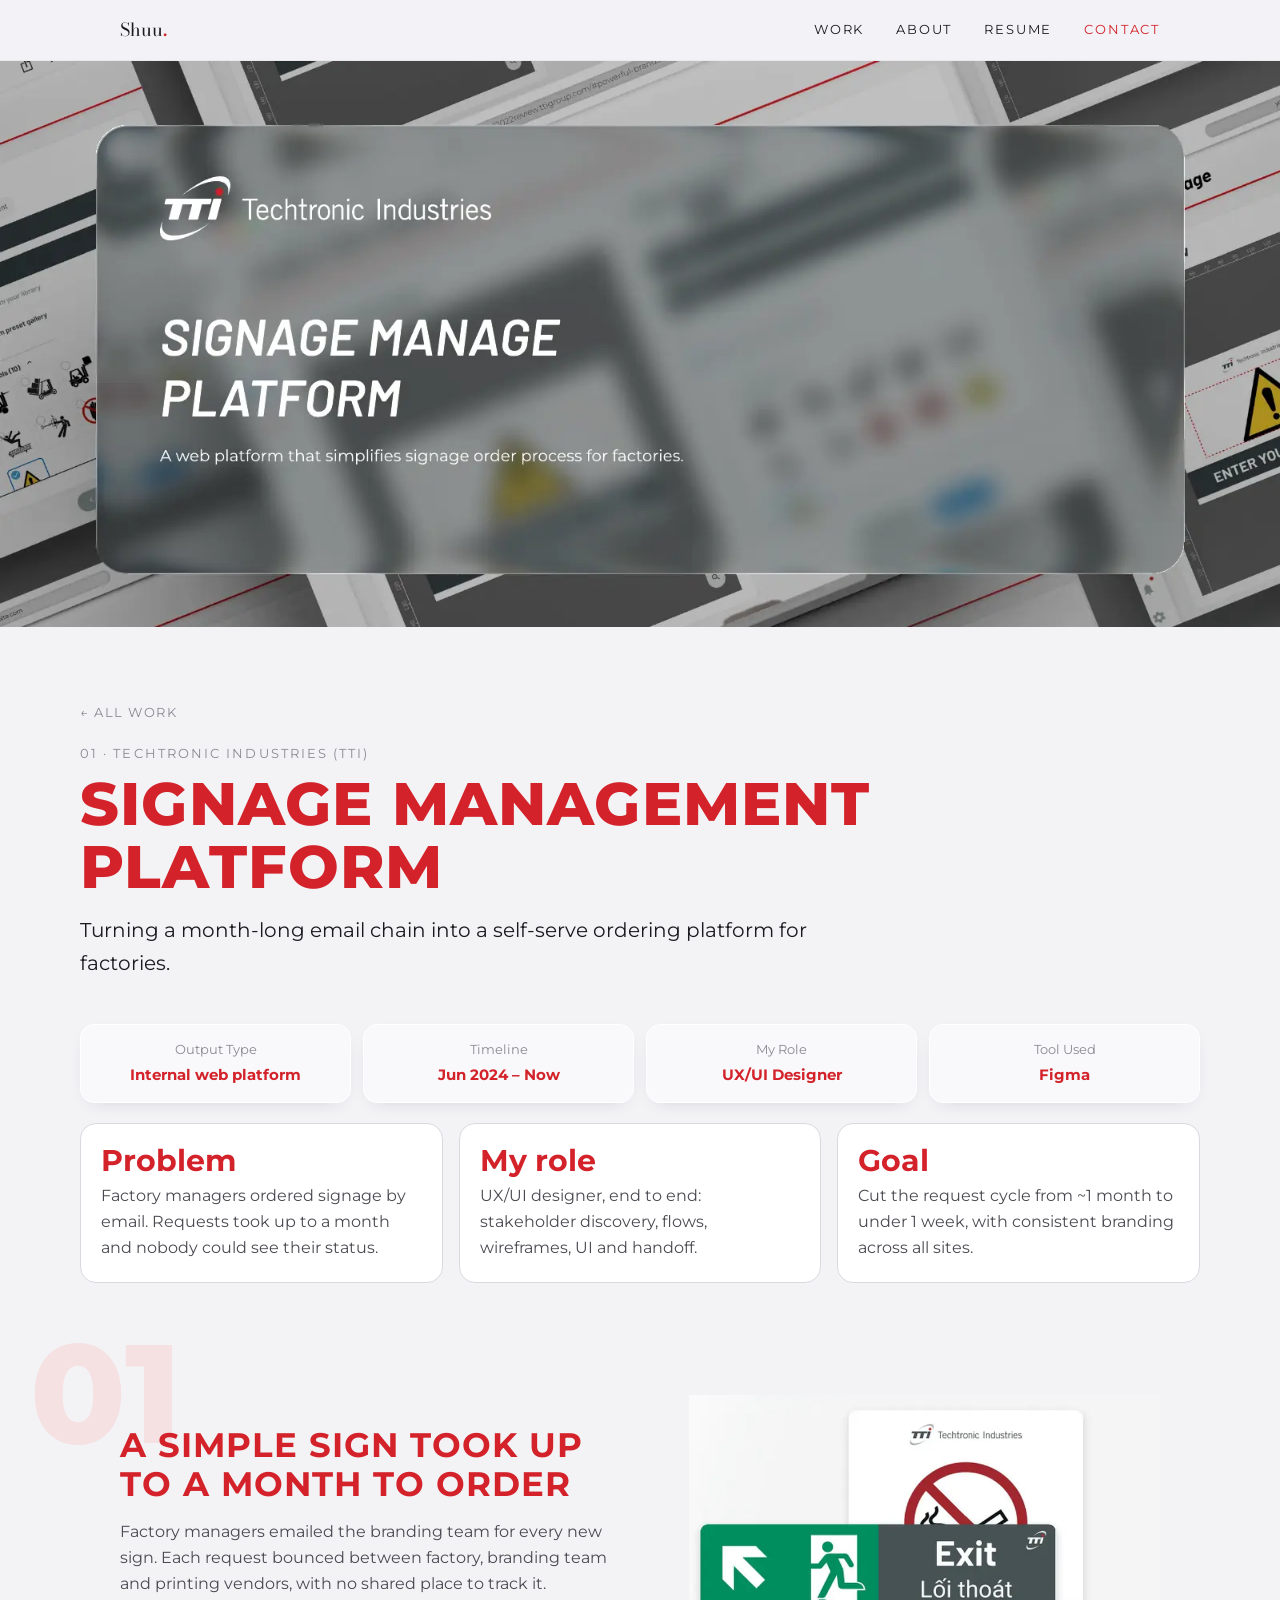
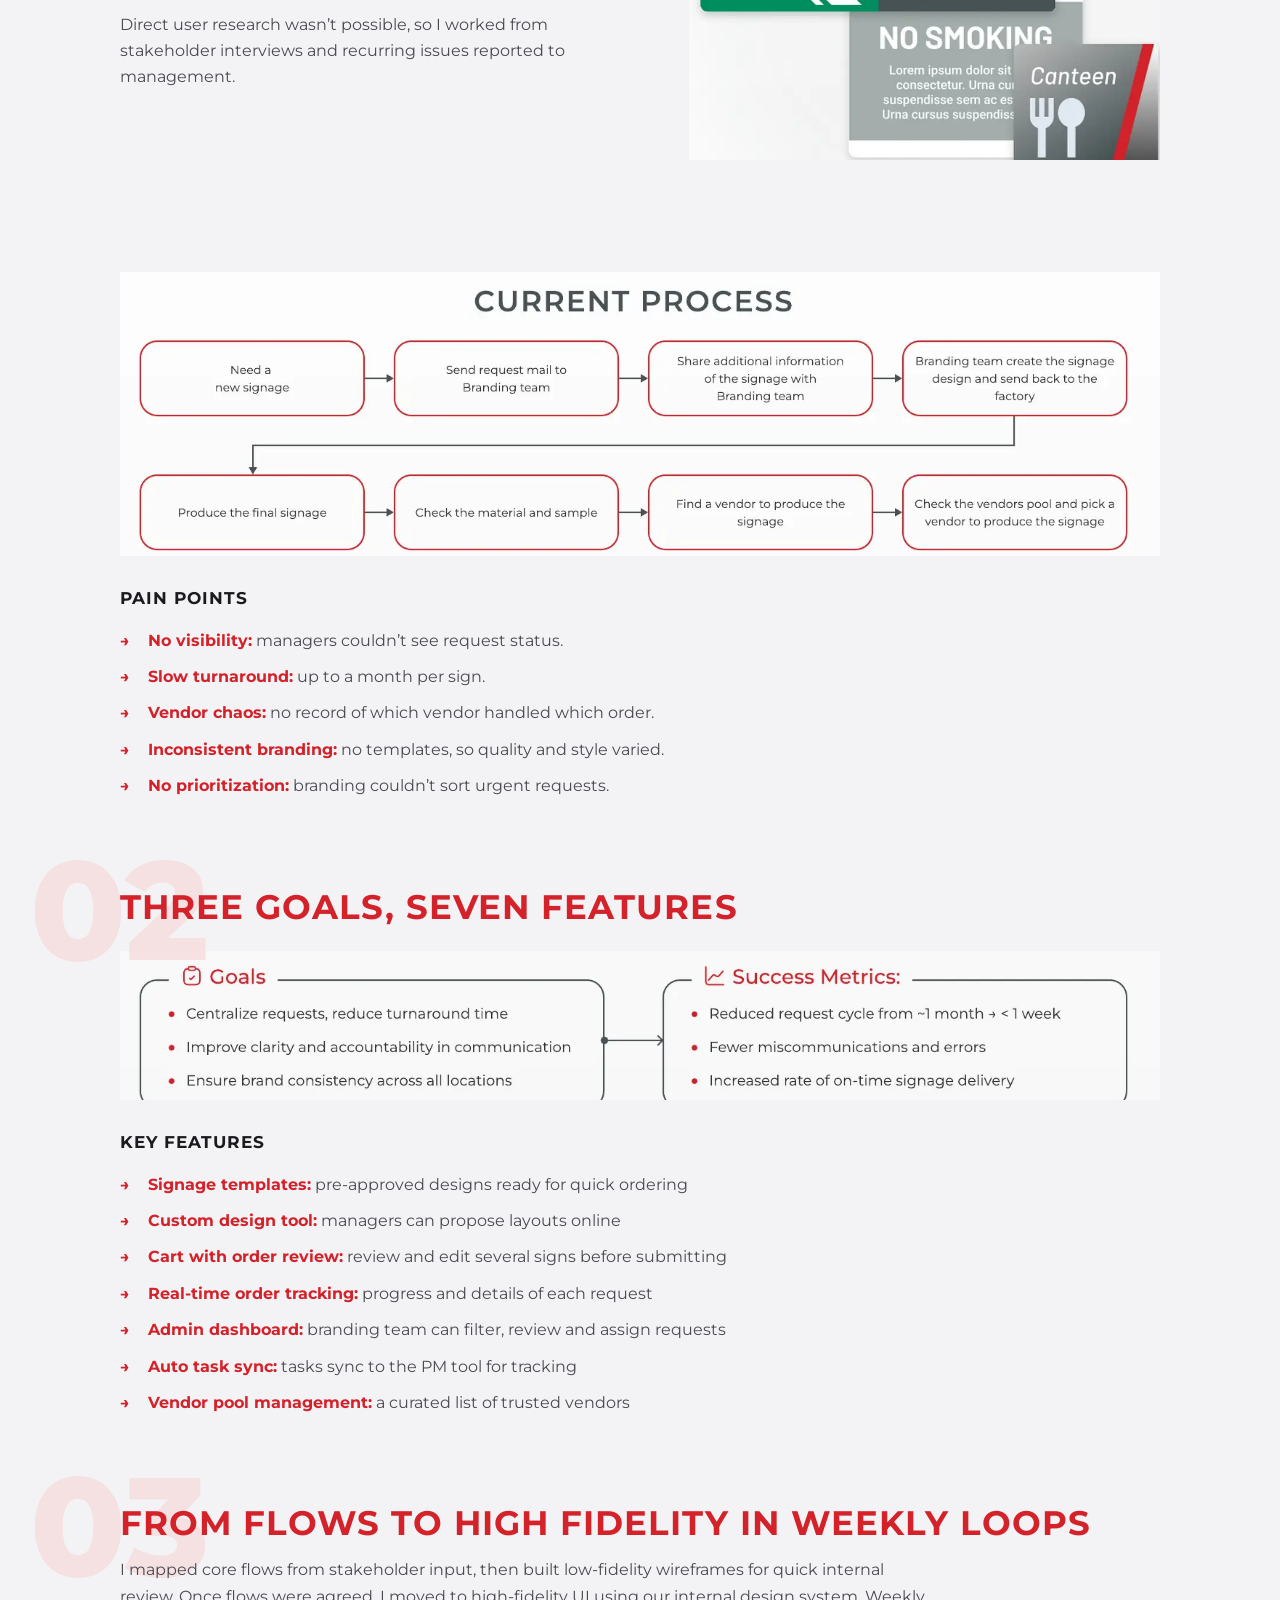
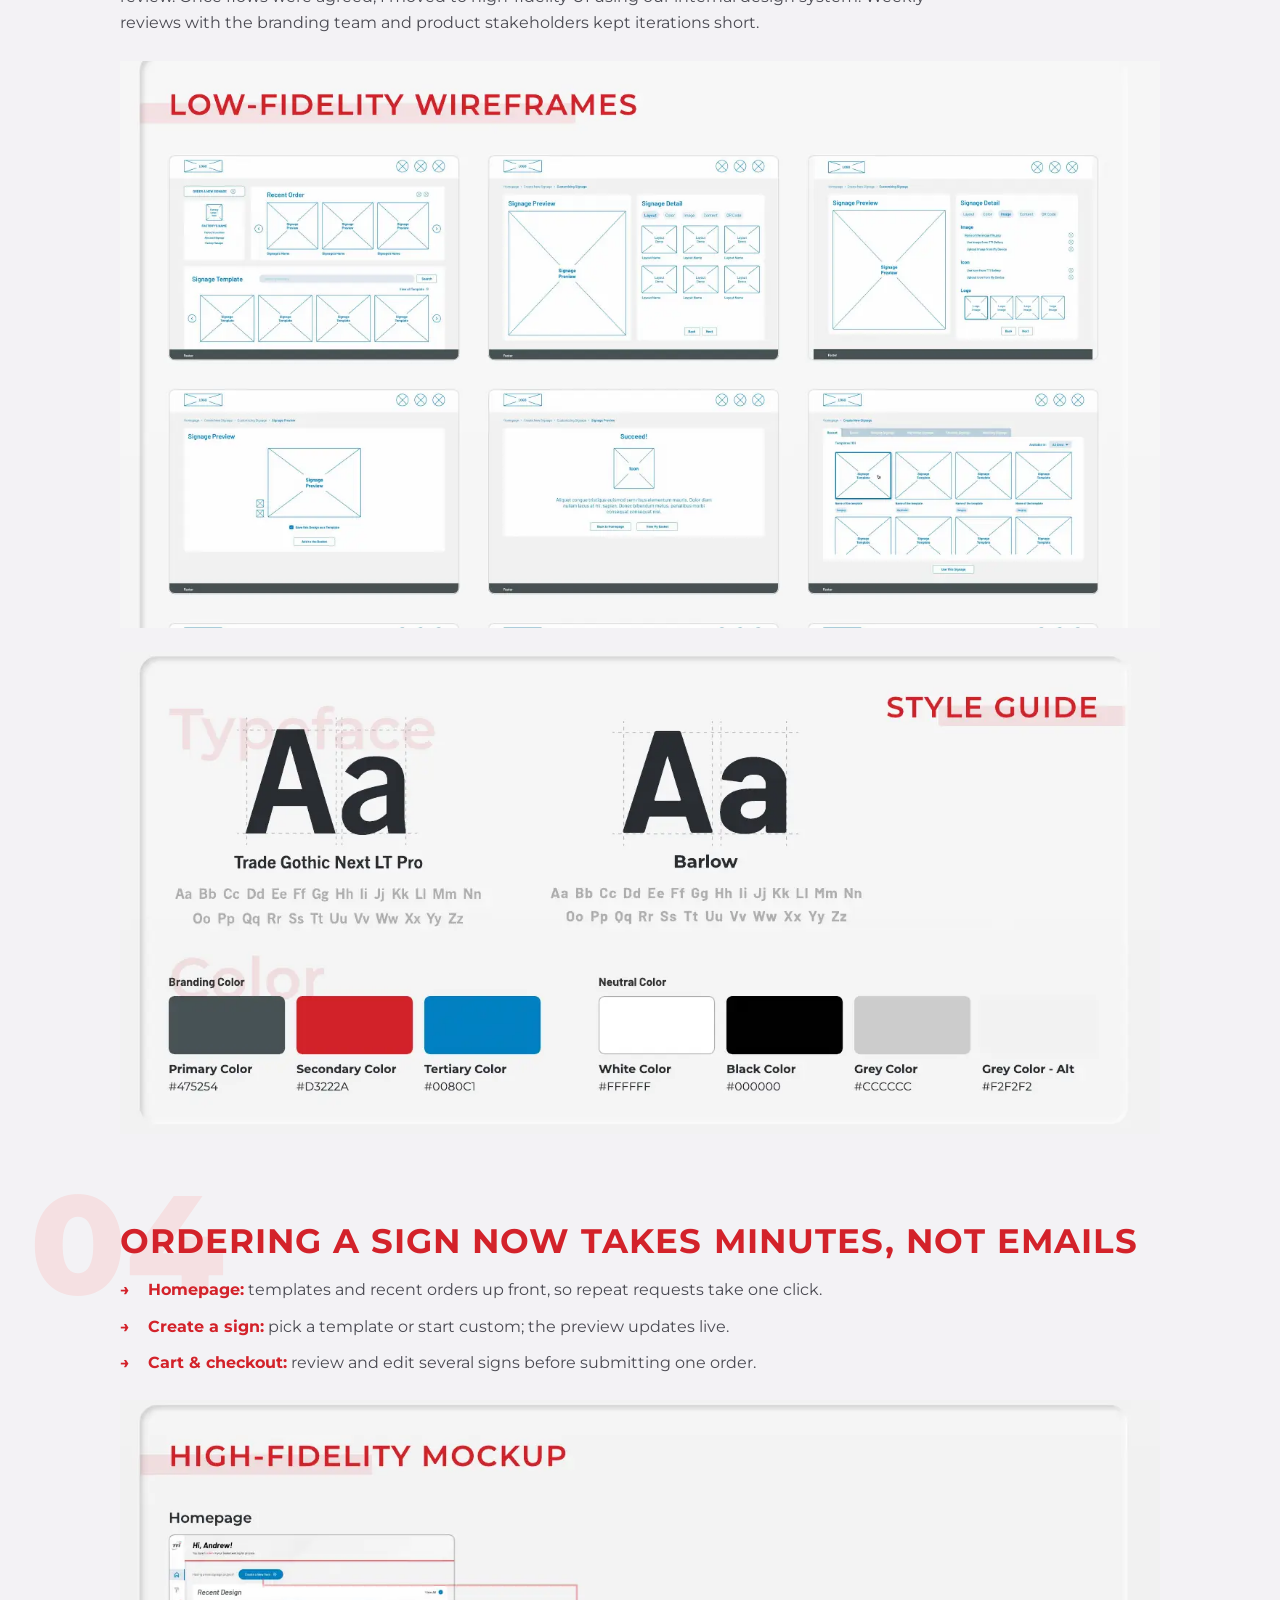
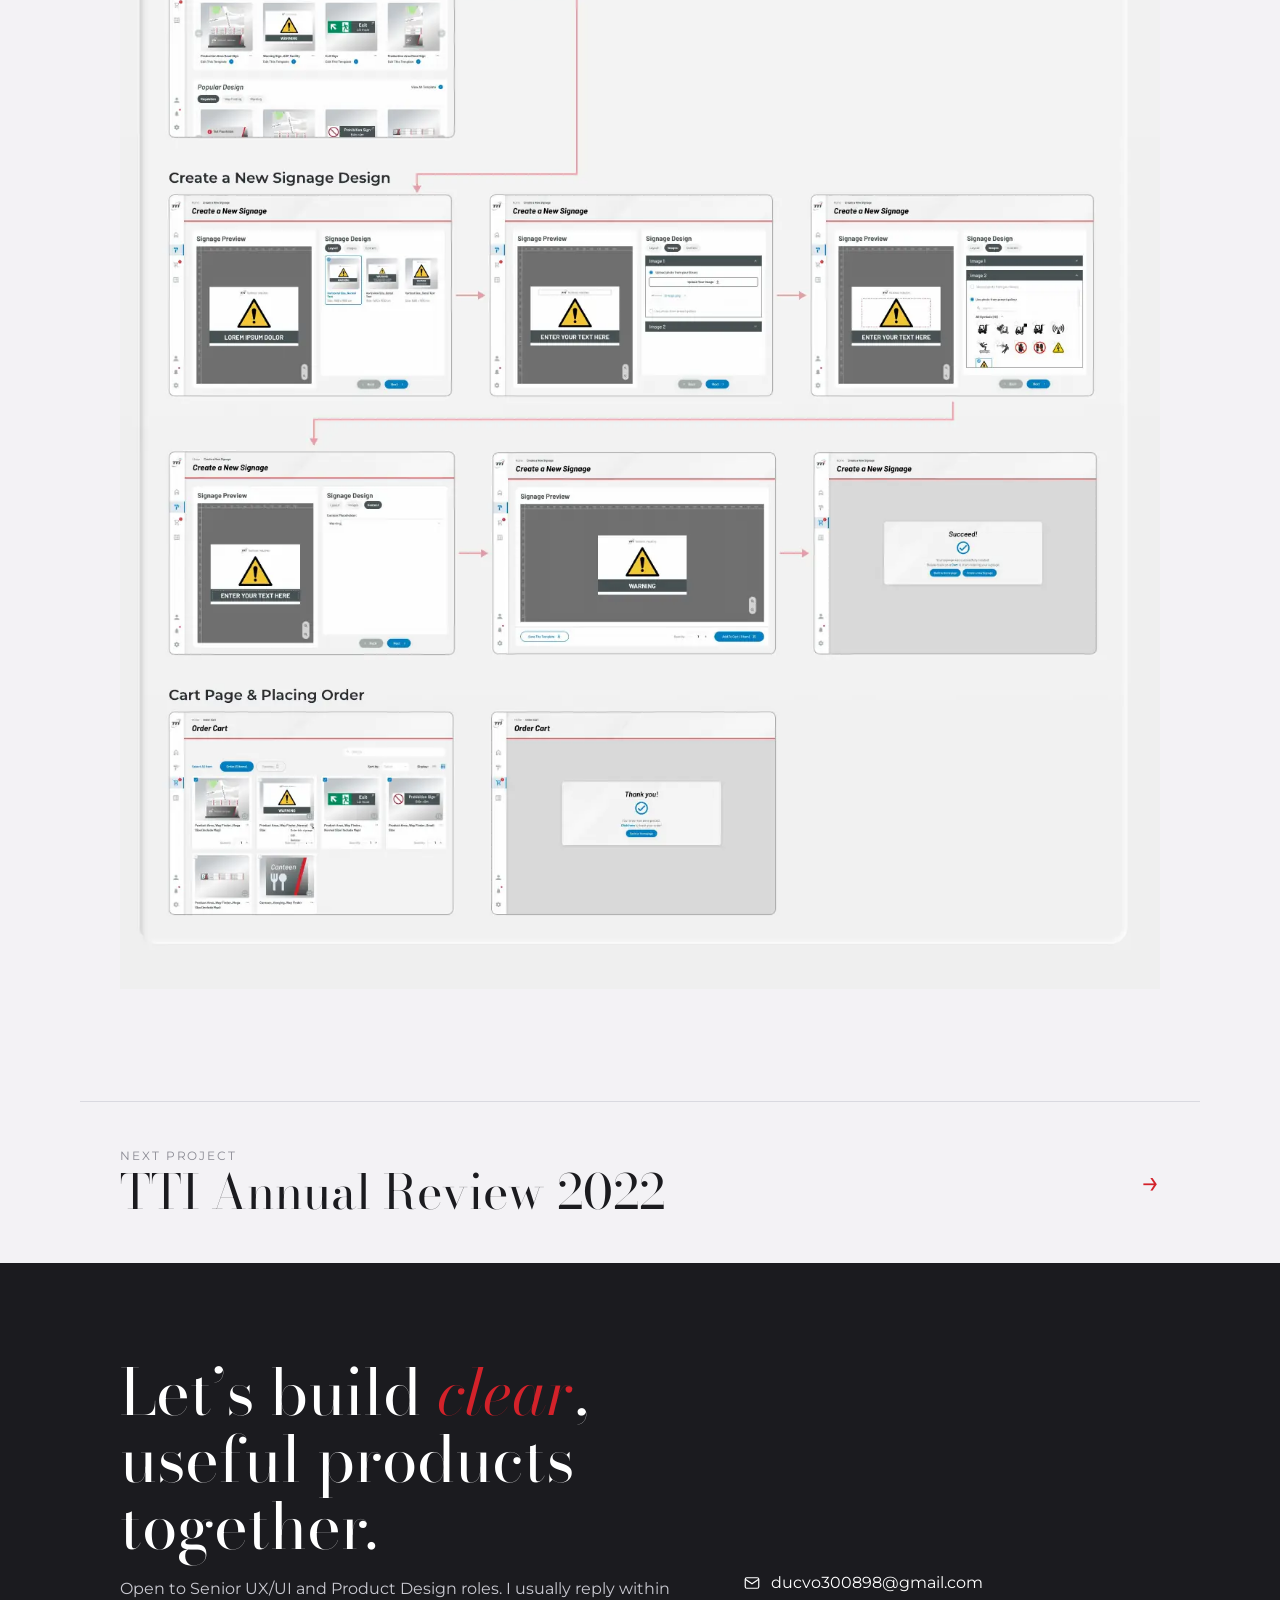
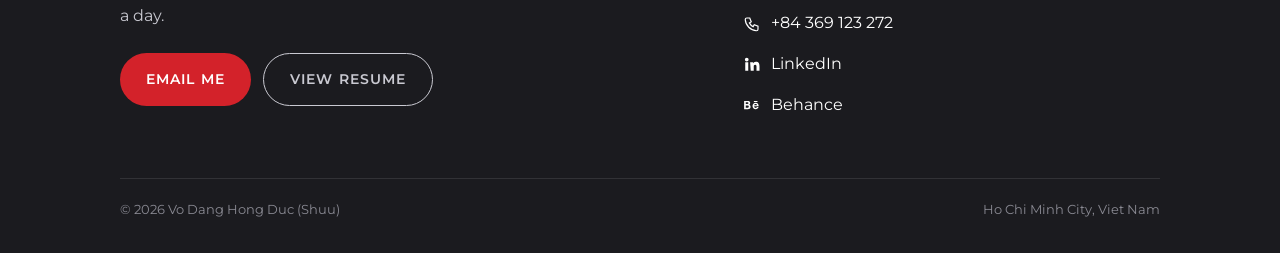
<file: work/signage-platform.html>
<!doctype html>
<html lang="en">
<head>
<meta charset="utf-8">
<meta name="viewport" content="width=device-width, initial-scale=1">
<title>Signage Management Platform — Shuu Portfolio</title>
<meta name="description" content="Case study: turning a month-long email chain into a self-serve signage ordering platform for factories.">
<meta property="og:title" content="Signage Management Platform — Shuu Portfolio">
<meta property="og:description" content="Case study: turning a month-long email chain into a self-serve signage ordering platform for factories.">
<meta property="og:type" content="website">
<meta name="theme-color" content="#d3222a">
<link rel="icon" href="data:image/svg+xml,%3Csvg xmlns='http://www.w3.org/2000/svg' viewBox='0 0 64 64'%3E%3Crect width='64' height='64' rx='14' fill='%23d3222a'/%3E%3Ctext x='32' y='44' font-family='Georgia,serif' font-size='36' fill='white' text-anchor='middle'%3ES%3C/text%3E%3C/svg%3E">
<link rel="preconnect" href="https://fonts.googleapis.com"><link rel="preconnect" href="https://fonts.gstatic.com" crossorigin><link href="https://fonts.googleapis.com/css2?family=Bodoni+Moda:ital,opsz,wght@0,6..96,400;0,6..96,500;1,6..96,400&family=Montserrat:wght@300;400;500;600;700;800&display=swap" rel="stylesheet">
<link rel="stylesheet" href="../assets/style.css">
</head>
<body class="">
<header class="topbar"><div class="wrap">
  <a class="brand" href="../index.html">Shuu<b>.</b></a>
  <nav class="nav" aria-label="Main">
    <a href="../index.html#work" class="keep">Work</a>
    <a href="../index.html#about">About</a>
    <a href="https://bit.ly/ducvo-resume" target="_blank" rel="noopener">Resume</a>
    <a href="../index.html#contact" class="cta">Contact</a>
  </nav>
</div></header>

<main>
<div class="cs-hero"><img src="../img/sig-hero.webp" srcset="../img/sig-hero-sm.webp 800w, ../img/sig-hero.webp 1600w" sizes="100vw" width="1600" height="707" alt="Signage Management Platform cover" fetchpriority="high"></div>
<div class="wrap cs-head">
  <a class="back" href="../index.html#work">← All work</a>
  <p class="kicker-line">01 · Techtronic Industries (TTI)</p>
  <h1>Signage Management Platform</h1>
  <p class="lede">Turning a month-long email chain into a self-serve ordering platform for factories.</p>
  <dl class="meta reveal"><div><dt>Output Type</dt><dd>Internal web platform</dd></div><div><dt>Timeline</dt><dd>Jun 2024 – Now</dd></div><div><dt>My Role</dt><dd>UX/UI Designer</dd></div><div><dt>Tool Used</dt><dd>Figma</dd></div></dl>
  <div class="impact reveal">
    <div><strong>Problem</strong>Factory managers ordered signage by email. Requests took up to a month and nobody could see their status.</div>
    <div><strong>My role</strong>UX/UI designer, end to end: stakeholder discovery, flows, wireframes, UI and handoff.</div>
    <div><strong>Goal</strong>Cut the request cycle from ~1 month to under 1 week, with consistent branding across all sites.</div>
  </div>
</div>

<section class="cs-section"><span class="ghost" aria-hidden="true">01</span><div class="wrap split">
  <div><h2>A simple sign took up to a month to order</h2>
  <p>Factory managers emailed the branding team for every new sign. Each request bounced between factory, branding team and printing vendors, with no shared place to track it.</p>
  <p>Direct user research wasn’t possible, so I worked from stakeholder interviews and recurring issues reported to management.</p></div>
  <div><figure class="figure flat reveal"><img src="../img/sig-signs.webp" srcset="../img/sig-signs-sm.webp 800w, ../img/sig-signs.webp 576w" sizes="(max-width: 1120px) 100vw, 1120px" width="576" height="447" alt="Example exit and no-smoking signs" loading="lazy" decoding="async"></figure></div>
</div></section>

<section class="cs-section"><div class="wrap">
  <figure class="figure flat reveal"><img src="../img/sig-process.webp" srcset="../img/sig-process-sm.webp 800w, ../img/sig-process.webp 1432w" sizes="(max-width: 1120px) 100vw, 1120px" width="1432" height="390" alt="Current 8-step email-based signage process" loading="lazy" decoding="async"></figure>
  <h3>Pain points</h3>
  <ul class="features">
    <li><b>No visibility:</b> managers couldn’t see request status.</li>
    <li><b>Slow turnaround:</b> up to a month per sign.</li>
    <li><b>Vendor chaos:</b> no record of which vendor handled which order.</li>
    <li><b>Inconsistent branding:</b> no templates, so quality and style varied.</li>
    <li><b>No prioritization:</b> branding couldn’t sort urgent requests.</li>
  </ul>
</div></section>

<section class="cs-section"><span class="ghost" aria-hidden="true">02</span><div class="wrap">
  <h2>Three goals, seven features</h2>
  <figure class="figure flat reveal"><img src="../img/sig-goals.webp" srcset="../img/sig-goals-sm.webp 800w, ../img/sig-goals.webp 1432w" sizes="(max-width: 1120px) 100vw, 1120px" width="1432" height="205" alt="Goals and success metrics" loading="lazy" decoding="async"></figure>
  <h3>Key features</h3>
  <ul class="features">
    <li><b>Signage templates:</b> pre-approved designs ready for quick ordering</li>
    <li><b>Custom design tool:</b> managers can propose layouts online</li>
    <li><b>Cart with order review:</b> review and edit several signs before submitting</li>
    <li><b>Real-time order tracking:</b> progress and details of each request</li>
    <li><b>Admin dashboard:</b> branding team can filter, review and assign requests</li>
    <li><b>Auto task sync:</b> tasks sync to the PM tool for tracking</li>
    <li><b>Vendor pool management:</b> a curated list of trusted vendors</li>
  </ul>
</div></section>

<section class="cs-section"><span class="ghost" aria-hidden="true">03</span><div class="wrap">
  <h2>From flows to high fidelity in weekly loops</h2>
  <p>I mapped core flows from stakeholder input, then built low-fidelity wireframes for quick internal review. Once flows were agreed, I moved to high-fidelity UI using our internal design system. Weekly reviews with the branding team and product stakeholders kept iterations short.</p>
  <figure class="figure flat reveal"><img src="../img/sig-wire.webp" srcset="../img/sig-wire-sm.webp 800w, ../img/sig-wire.webp 1432w" sizes="(max-width: 1120px) 100vw, 1120px" width="1432" height="781" alt="Low-fidelity wireframes" loading="lazy" decoding="async"></figure>
  <figure class="figure flat reveal"><img src="../img/sig-style.webp" srcset="../img/sig-style-sm.webp 800w, ../img/sig-style.webp 1432w" sizes="(max-width: 1120px) 100vw, 1120px" width="1432" height="664" alt="Style guide: Trade Gothic Next and Barlow typefaces, brand and neutral colors" loading="lazy" decoding="async"></figure>
</div></section>

<section class="cs-section"><span class="ghost" aria-hidden="true">04</span><div class="wrap">
  <h2>Ordering a sign now takes minutes, not emails</h2>
  <ul class="features">
    <li><b>Homepage:</b> templates and recent orders up front, so repeat requests take one click.</li>
    <li><b>Create a sign:</b> pick a template or start custom; the preview updates live.</li>
    <li><b>Cart &amp; checkout:</b> review and edit several signs before submitting one order.</li>
  </ul>
  <figure class="figure flat reveal"><img src="../img/sig-hifi.webp" srcset="../img/sig-hifi-sm.webp 800w, ../img/sig-hifi.webp 1432w" sizes="(max-width: 1120px) 100vw, 1120px" width="1432" height="1637" alt="High-fidelity mockups: homepage, create signage flow, cart and order placement" loading="lazy" decoding="async"></figure>
</div></section>
<div class="wrap next"><a href="tti-annual-review.html"><span><small>Next project</small><strong>TTI Annual Review 2022</strong></span><span class="arrow">→</span></a></div>
</main>
<footer class="footer" id="contact"><div class="wrap">
  <div class="footer-grid">
    <div>
      <h2>Let’s build <em>clear</em>, useful products together.</h2>
      <p>Open to Senior UX/UI and Product Design roles. I usually reply within a day.</p>
      <p style="margin-top:24px;display:flex;gap:12px;flex-wrap:wrap">
        <a class="btn" href="mailto:ducvo300898@gmail.com">Email me</a>
        <a class="btn ghost" href="https://bit.ly/ducvo-resume" target="_blank" rel="noopener">View resume</a>
      </p>
    </div>
    <ul>
      <li><a href="mailto:ducvo300898@gmail.com"><svg viewBox="0 0 24 24" fill="none" stroke="currentColor" stroke-width="1.6" aria-hidden="true"><rect x="3" y="5" width="18" height="14" rx="2"/><path d="m3 7 9 6 9-6"/></svg>ducvo300898@gmail.com</a></li>
      <li><a href="tel:+84369123272"><svg viewBox="0 0 24 24" fill="none" stroke="currentColor" stroke-width="1.6" aria-hidden="true"><path d="M5 4h4l2 5-2.5 1.5a11 11 0 0 0 5 5L15 13l5 2v4a2 2 0 0 1-2 2A16 16 0 0 1 3 6a2 2 0 0 1 2-2"/></svg>+84 369 123 272</a></li>
      <li><a href="https://www.linkedin.com/in/vo-dang-hong-duc/" target="_blank" rel="noopener"><svg viewBox="0 0 24 24" fill="currentColor" aria-hidden="true"><path d="M4.98 3.5a2.5 2.5 0 1 1 0 5 2.5 2.5 0 0 1 0-5zM3 9.5h4V21H3zM9.5 9.5h3.8v1.6h.1c.5-1 1.8-2 3.8-2 4 0 4.8 2.6 4.8 6V21h-4v-5.2c0-1.2 0-2.8-1.7-2.8s-2 1.3-2 2.7V21h-4z"/></svg>LinkedIn</a></li>
      <li><a href="https://www.behance.net/cv69" target="_blank" rel="noopener"><svg viewBox="0 0 24 24" fill="currentColor" aria-hidden="true"><path d="M8.2 11.3c.9-.4 1.4-1.1 1.4-2.1C9.6 7.3 8.2 6.5 6.4 6.5H1.5v11h5c1.9 0 3.6-.9 3.6-3 0-1.3-.6-2.8-1.9-3.2zM3.7 8.3h2.1c.8 0 1.5.2 1.5 1.1 0 .8-.6 1.1-1.3 1.1H3.7V8.3zm2.4 7.4H3.7v-3.1h2.4c1 0 1.6.4 1.6 1.5 0 1.1-.8 1.6-1.6 1.6zM16.9 9c-2.5 0-4.2 1.9-4.2 4.3 0 2.5 1.6 4.3 4.2 4.3 1.9 0 3.2-.9 3.8-2.8h-1.9c-.2.7-1.1 1.1-1.8 1.1-1.4 0-2.1-.8-2.1-2.2h6c.1-2.6-1.4-4.7-4-4.7zm-2 3.4c.1-1.1.8-1.8 1.9-1.8 1.2 0 1.8.7 1.9 1.8h-3.8zM14.5 6.8h4.8v1.2h-4.8z"/></svg>Behance</a></li>
    </ul>
  </div>
  <div class="copyright"><span>© 2026 Vo Dang Hong Duc (Shuu)</span><span>Ho Chi Minh City, Viet Nam</span></div>
</div></footer>
<script>
(function(){var els=document.querySelectorAll('.reveal');if(!('IntersectionObserver' in window)){els.forEach(function(e){e.classList.add('in')});return}
var io=new IntersectionObserver(function(es){es.forEach(function(e){if(e.isIntersecting){e.target.classList.add('in');io.unobserve(e.target)}})},{rootMargin:'0px 0px -8% 0px'});els.forEach(function(e){io.observe(e)})})();
</script>
</body>
</html>
</file>
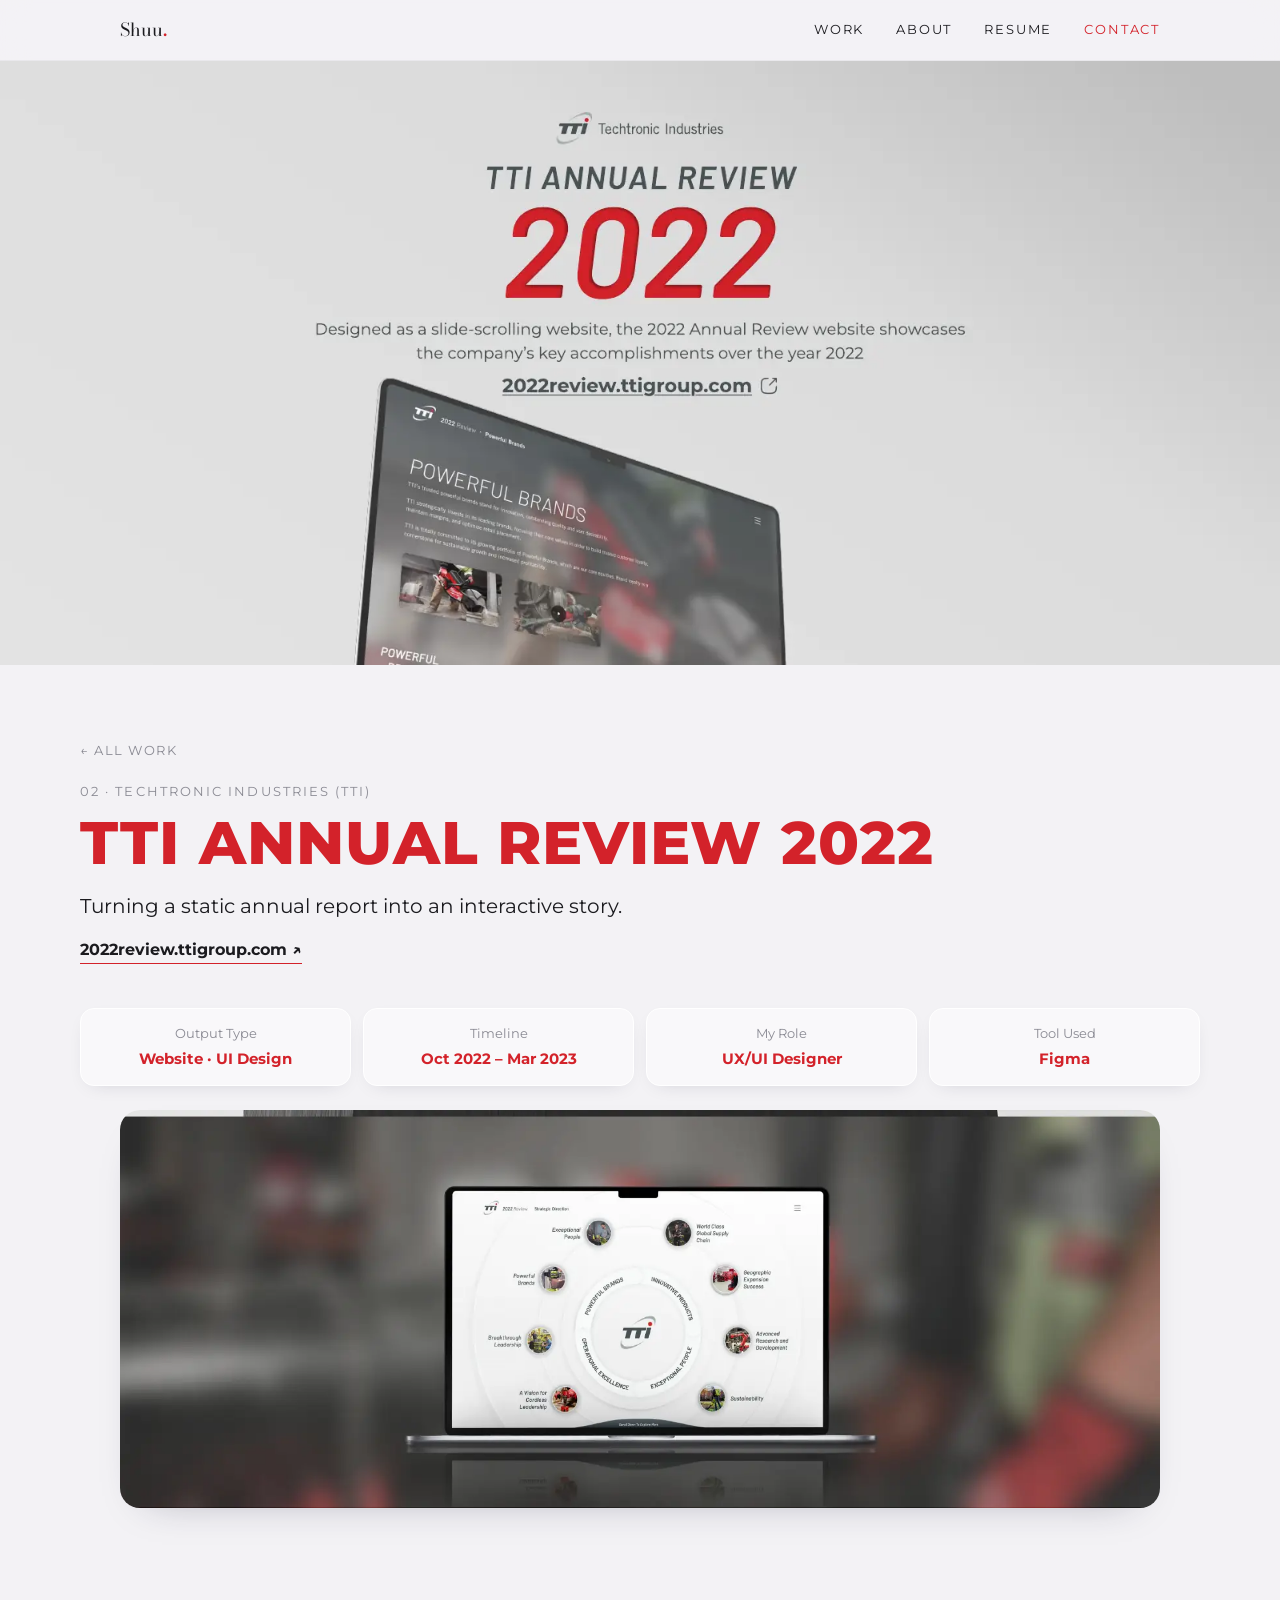
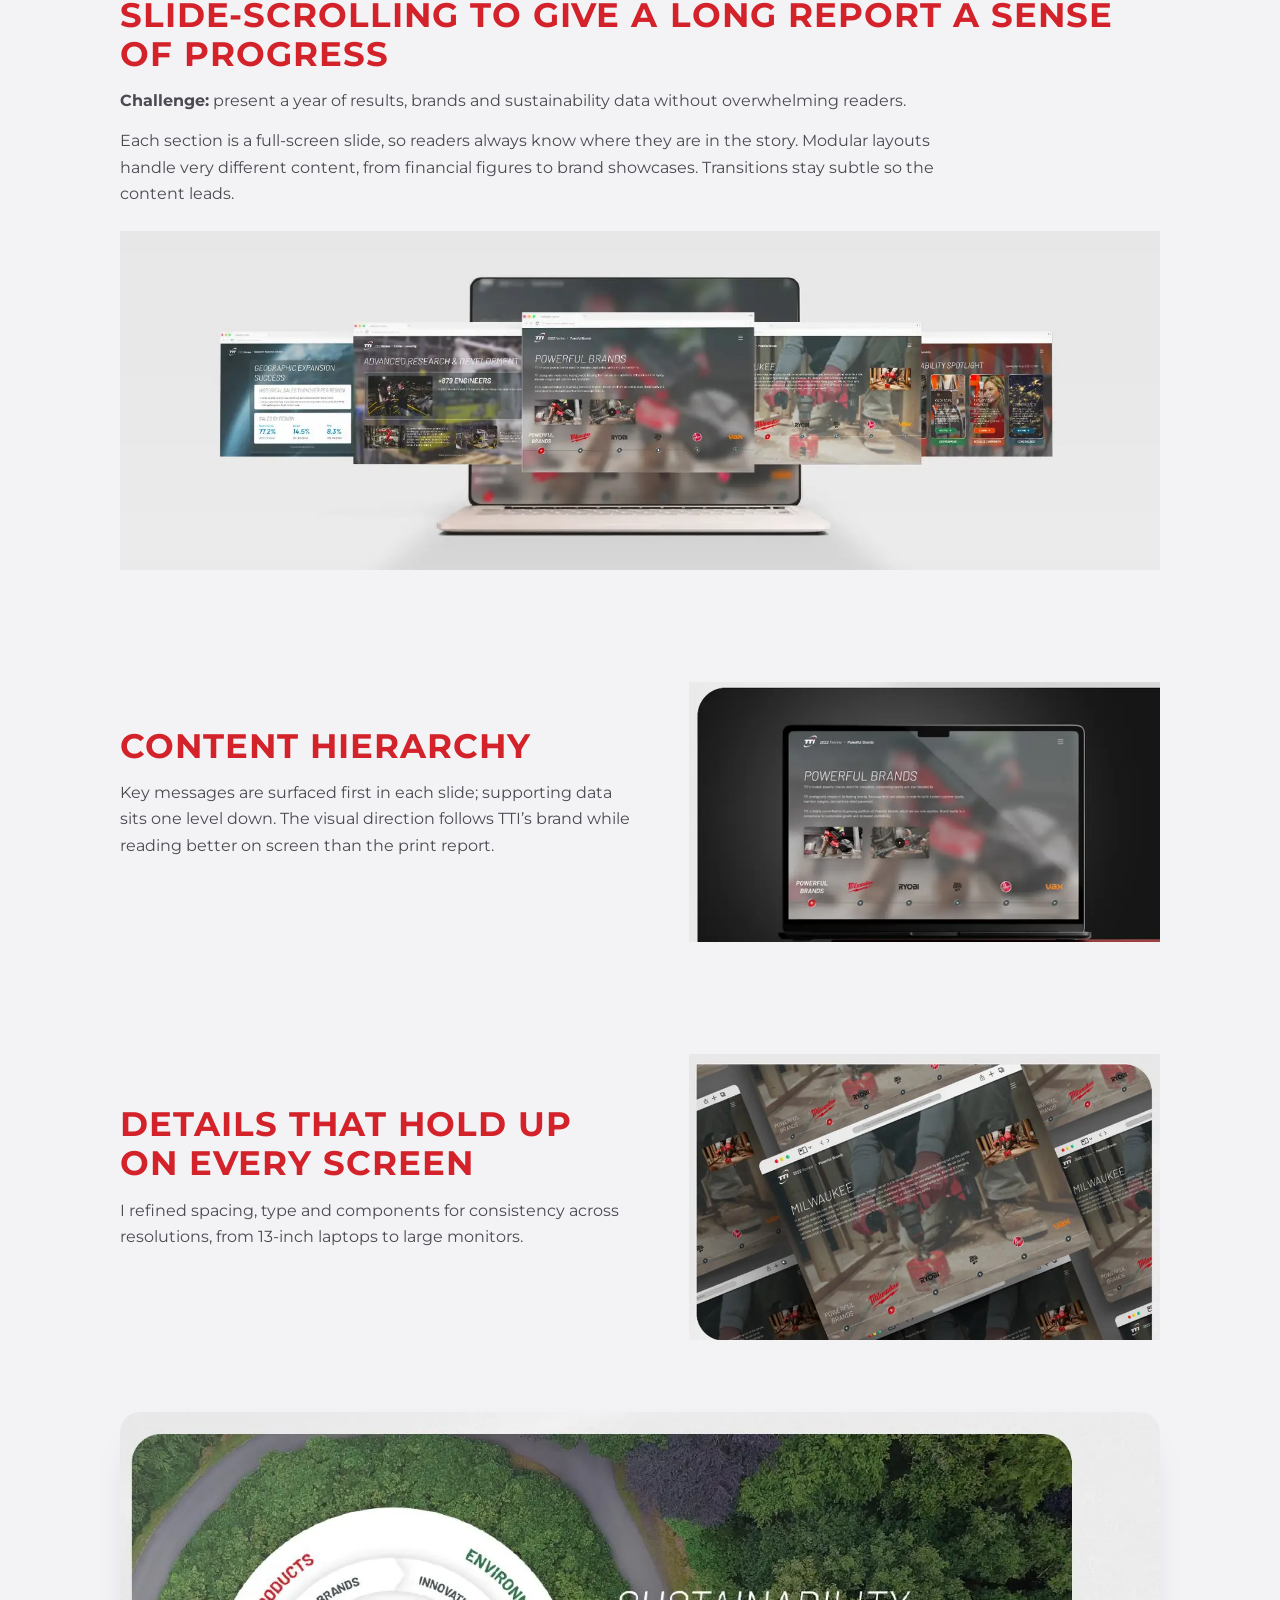
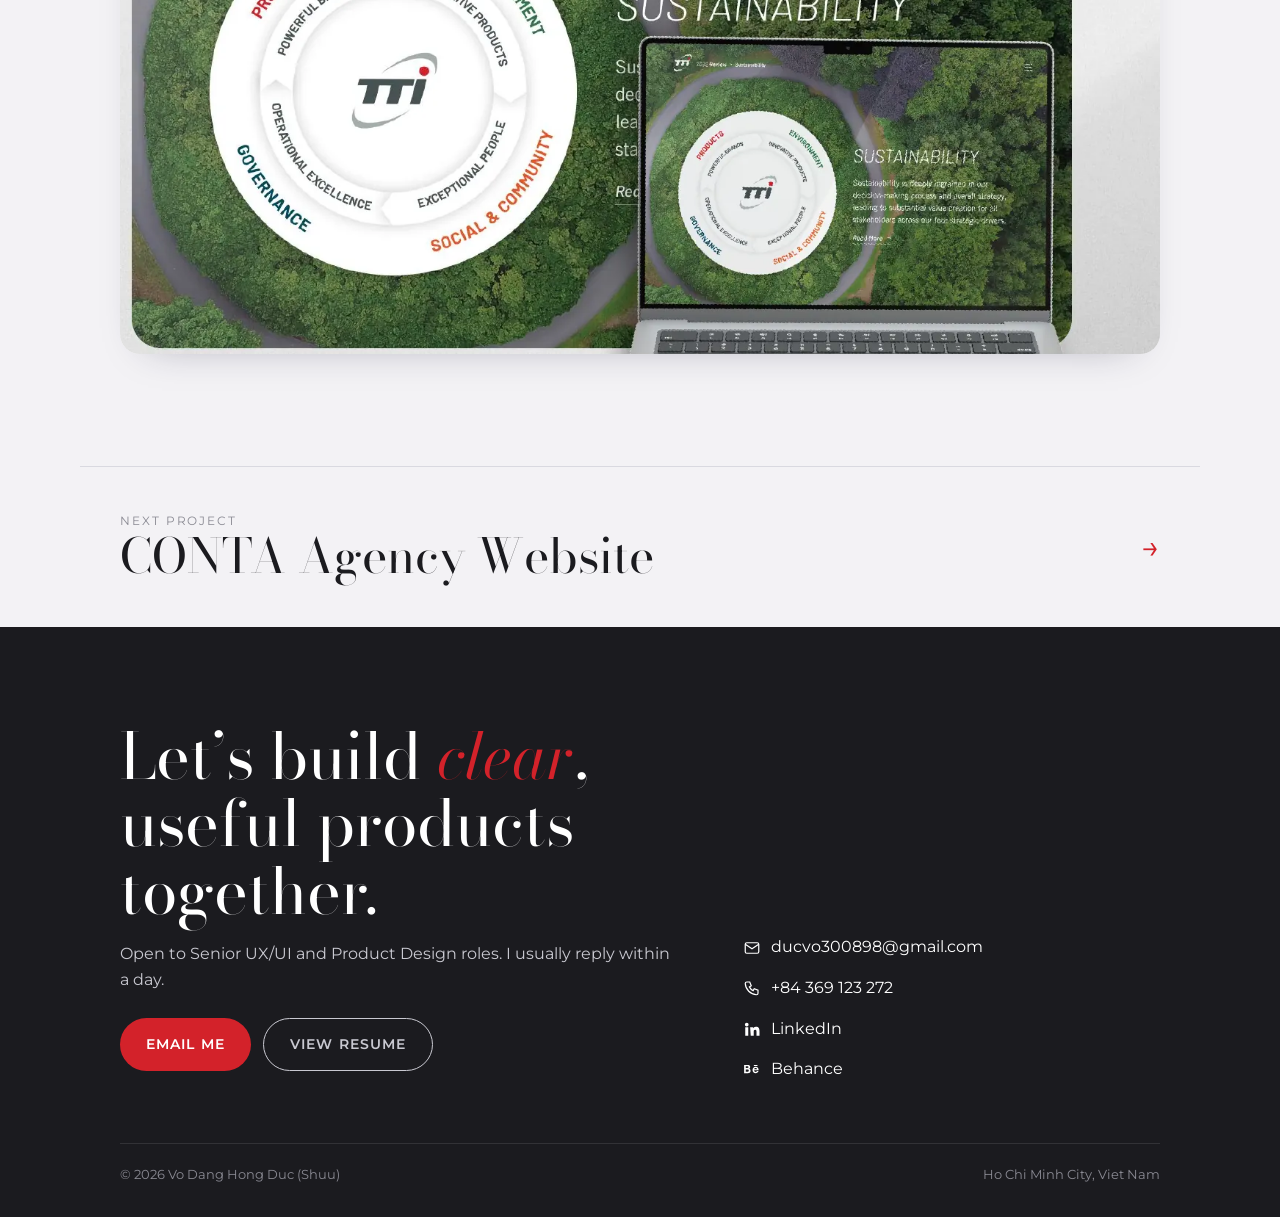
<file: work/tti-annual-review.html>
<!doctype html>
<html lang="en">
<head>
<meta charset="utf-8">
<meta name="viewport" content="width=device-width, initial-scale=1">
<title>TTI Annual Review 2022 — Shuu Portfolio</title>
<meta name="description" content="Case study: a slide-scrolling annual review website for Techtronic Industries.">
<meta property="og:title" content="TTI Annual Review 2022 — Shuu Portfolio">
<meta property="og:description" content="Case study: a slide-scrolling annual review website for Techtronic Industries.">
<meta property="og:type" content="website">
<meta name="theme-color" content="#d3222a">
<link rel="icon" href="data:image/svg+xml,%3Csvg xmlns='http://www.w3.org/2000/svg' viewBox='0 0 64 64'%3E%3Crect width='64' height='64' rx='14' fill='%23d3222a'/%3E%3Ctext x='32' y='44' font-family='Georgia,serif' font-size='36' fill='white' text-anchor='middle'%3ES%3C/text%3E%3C/svg%3E">
<link rel="preconnect" href="https://fonts.googleapis.com"><link rel="preconnect" href="https://fonts.gstatic.com" crossorigin><link href="https://fonts.googleapis.com/css2?family=Bodoni+Moda:ital,opsz,wght@0,6..96,400;0,6..96,500;1,6..96,400&family=Montserrat:wght@300;400;500;600;700;800&display=swap" rel="stylesheet">
<link rel="stylesheet" href="../assets/style.css">
</head>
<body class="">
<header class="topbar"><div class="wrap">
  <a class="brand" href="../index.html">Shuu<b>.</b></a>
  <nav class="nav" aria-label="Main">
    <a href="../index.html#work" class="keep">Work</a>
    <a href="../index.html#about">About</a>
    <a href="https://bit.ly/ducvo-resume" target="_blank" rel="noopener">Resume</a>
    <a href="../index.html#contact" class="cta">Contact</a>
  </nav>
</div></header>

<main>
<div class="cs-hero"><img src="../img/tti-hero.webp" srcset="../img/tti-hero-sm.webp 800w, ../img/tti-hero.webp 1600w" sizes="100vw" width="1600" height="755" alt="TTI Annual Review 2022 website on a laptop" fetchpriority="high"></div>
<div class="wrap cs-head">
  <a class="back" href="../index.html#work">← All work</a>
  <p class="kicker-line">02 · Techtronic Industries (TTI)</p>
  <h1>TTI Annual Review 2022</h1>
  <p class="lede">Turning a static annual report into an interactive story.</p>
  <a class="live" href="https://2022review.ttigroup.com" target="_blank" rel="noopener">2022review.ttigroup.com ↗</a>
  <dl class="meta reveal"><div><dt>Output Type</dt><dd>Website · UI Design</dd></div><div><dt>Timeline</dt><dd>Oct 2022 – Mar 2023</dd></div><div><dt>My Role</dt><dd>UX/UI Designer</dd></div><div><dt>Tool Used</dt><dd>Figma</dd></div></dl>
</div>
<div class="wrap"><figure class="figure reveal"><img src="../img/tti-circle.webp" srcset="../img/tti-circle-sm.webp 800w, ../img/tti-circle.webp 1600w" sizes="(max-width: 1120px) 100vw, 1120px" width="1600" height="611" alt="Annual review navigation wheel shown on a laptop" loading="lazy" decoding="async"></figure></div>

<section class="cs-section"><div class="wrap">
  <h2>Slide-scrolling to give a long report a sense of progress</h2>
  <p><b>Challenge:</b> present a year of results, brands and sustainability data without overwhelming readers.</p>
  <p>Each section is a full-screen slide, so readers always know where they are in the story. Modular layouts handle very different content, from financial figures to brand showcases. Transitions stay subtle so the content leads.</p>
  <figure class="figure flat reveal"><img src="../img/tti-layout.webp" srcset="../img/tti-layout-sm.webp 800w, ../img/tti-layout.webp 1600w" sizes="(max-width: 1120px) 100vw, 1120px" width="1600" height="521" alt="Overview of modular slide layouts" loading="lazy" decoding="async"></figure>
</div></section>

<section class="cs-section"><div class="wrap split rev">
  <div><figure class="figure flat reveal"><img src="../img/tti-content.webp" srcset="../img/tti-content-sm.webp 800w, ../img/tti-content.webp 665w" sizes="(max-width: 1120px) 100vw, 1120px" width="665" height="367" alt="Powerful Brands section on a laptop" loading="lazy" decoding="async"></figure></div>
  <div class="reveal"><h2>Content hierarchy</h2>
  <p>Key messages are surfaced first in each slide; supporting data sits one level down. The visual direction follows TTI’s brand while reading better on screen than the print report.</p></div>
</div></section>

<section class="cs-section"><div class="wrap split">
  <div class="reveal"><h2>Details that hold up on every screen</h2>
  <p>I refined spacing, type and components for consistency across resolutions, from 13-inch laptops to large monitors.</p></div>
  <div><figure class="figure flat reveal"><img src="../img/tti-refine.webp" srcset="../img/tti-refine-sm.webp 800w, ../img/tti-refine.webp 683w" sizes="(max-width: 1120px) 100vw, 1120px" width="683" height="414" alt="Brand pages for Milwaukee shown in perspective" loading="lazy" decoding="async"></figure></div>
</div></section>

<div class="wrap" style="margin-top:clamp(40px,6vw,72px)"><figure class="figure reveal"><img src="../img/tti-sustain.webp" srcset="../img/tti-sustain-sm.webp 800w, ../img/tti-sustain.webp 1416w" sizes="(max-width: 1120px) 100vw, 1120px" width="1416" height="738" alt="Sustainability section with circular navigation over a forest" loading="lazy" decoding="async"></figure></div>
<div class="wrap next"><a href="conta-agency.html"><span><small>Next project</small><strong>CONTA Agency Website</strong></span><span class="arrow">→</span></a></div>
</main>
<footer class="footer" id="contact"><div class="wrap">
  <div class="footer-grid">
    <div>
      <h2>Let’s build <em>clear</em>, useful products together.</h2>
      <p>Open to Senior UX/UI and Product Design roles. I usually reply within a day.</p>
      <p style="margin-top:24px;display:flex;gap:12px;flex-wrap:wrap">
        <a class="btn" href="mailto:ducvo300898@gmail.com">Email me</a>
        <a class="btn ghost" href="https://bit.ly/ducvo-resume" target="_blank" rel="noopener">View resume</a>
      </p>
    </div>
    <ul>
      <li><a href="mailto:ducvo300898@gmail.com"><svg viewBox="0 0 24 24" fill="none" stroke="currentColor" stroke-width="1.6" aria-hidden="true"><rect x="3" y="5" width="18" height="14" rx="2"/><path d="m3 7 9 6 9-6"/></svg>ducvo300898@gmail.com</a></li>
      <li><a href="tel:+84369123272"><svg viewBox="0 0 24 24" fill="none" stroke="currentColor" stroke-width="1.6" aria-hidden="true"><path d="M5 4h4l2 5-2.5 1.5a11 11 0 0 0 5 5L15 13l5 2v4a2 2 0 0 1-2 2A16 16 0 0 1 3 6a2 2 0 0 1 2-2"/></svg>+84 369 123 272</a></li>
      <li><a href="https://www.linkedin.com/in/vo-dang-hong-duc/" target="_blank" rel="noopener"><svg viewBox="0 0 24 24" fill="currentColor" aria-hidden="true"><path d="M4.98 3.5a2.5 2.5 0 1 1 0 5 2.5 2.5 0 0 1 0-5zM3 9.5h4V21H3zM9.5 9.5h3.8v1.6h.1c.5-1 1.8-2 3.8-2 4 0 4.8 2.6 4.8 6V21h-4v-5.2c0-1.2 0-2.8-1.7-2.8s-2 1.3-2 2.7V21h-4z"/></svg>LinkedIn</a></li>
      <li><a href="https://www.behance.net/cv69" target="_blank" rel="noopener"><svg viewBox="0 0 24 24" fill="currentColor" aria-hidden="true"><path d="M8.2 11.3c.9-.4 1.4-1.1 1.4-2.1C9.6 7.3 8.2 6.5 6.4 6.5H1.5v11h5c1.9 0 3.6-.9 3.6-3 0-1.3-.6-2.8-1.9-3.2zM3.7 8.3h2.1c.8 0 1.5.2 1.5 1.1 0 .8-.6 1.1-1.3 1.1H3.7V8.3zm2.4 7.4H3.7v-3.1h2.4c1 0 1.6.4 1.6 1.5 0 1.1-.8 1.6-1.6 1.6zM16.9 9c-2.5 0-4.2 1.9-4.2 4.3 0 2.5 1.6 4.3 4.2 4.3 1.9 0 3.2-.9 3.8-2.8h-1.9c-.2.7-1.1 1.1-1.8 1.1-1.4 0-2.1-.8-2.1-2.2h6c.1-2.6-1.4-4.7-4-4.7zm-2 3.4c.1-1.1.8-1.8 1.9-1.8 1.2 0 1.8.7 1.9 1.8h-3.8zM14.5 6.8h4.8v1.2h-4.8z"/></svg>Behance</a></li>
    </ul>
  </div>
  <div class="copyright"><span>© 2026 Vo Dang Hong Duc (Shuu)</span><span>Ho Chi Minh City, Viet Nam</span></div>
</div></footer>
<script>
(function(){var els=document.querySelectorAll('.reveal');if(!('IntersectionObserver' in window)){els.forEach(function(e){e.classList.add('in')});return}
var io=new IntersectionObserver(function(es){es.forEach(function(e){if(e.isIntersecting){e.target.classList.add('in');io.unobserve(e.target)}})},{rootMargin:'0px 0px -8% 0px'});els.forEach(function(e){io.observe(e)})})();
</script>
</body>
</html>
</file>
<file: assets/style.css>
/* ============ Design tokens (from portfolio PDF) ============ */
:root {
  --red: #d3222a;
  --red-soft: #f6d9da;
  --ink: #1b1b1f;
  --ink-2: #4a4a52;
  --ink-3: #8a8a93;
  --line: #d9d9e0;
  --bg: #f3f2f5;
  --bg-top: #d3d3db;
  --card: #ffffff;
  --glass: rgba(255, 255, 255, 0.45);
  --display: "Bodoni Moda", "Didot", "Times New Roman", serif;
  --sans: "Montserrat", system-ui, -apple-system, "Segoe UI", sans-serif;
  --wrap: 1120px;
  --gutter: clamp(16px, 4vw, 40px);
  --radius: 20px;
}

*, *::before, *::after { box-sizing: border-box; }
html { scroll-behavior: smooth; -webkit-text-size-adjust: 100%; }
body {
  margin: 0;
  font-family: var(--sans);
  font-size: 16px;
  line-height: 1.65;
  color: var(--ink-2);
  background: var(--bg);
  overflow-x: hidden;
}
img { display: block; max-width: 100%; height: auto; }
a { color: inherit; text-decoration: none; }
a:focus-visible, button:focus-visible { outline: 2px solid var(--red); outline-offset: 3px; border-radius: 6px; }
.wrap { width: 100%; max-width: var(--wrap); margin: 0 auto; padding: 0 var(--gutter); }
.sr-only { position: absolute; width: 1px; height: 1px; overflow: hidden; clip: rect(0 0 0 0); white-space: nowrap; }

/* ============ Top bar ============ */
.topbar {
  position: sticky; top: 0; z-index: 20;
  backdrop-filter: blur(14px) saturate(140%);
  -webkit-backdrop-filter: blur(14px) saturate(140%);
  background: rgba(243, 242, 245, 0.72);
  border-bottom: 1px solid rgba(0,0,0,0.04);
}
.topbar .wrap { display: flex; align-items: center; justify-content: space-between; height: 60px; }
.brand { font-family: var(--display); font-size: 18px; color: var(--ink); }
.brand b { color: var(--red); font-weight: 600; }
.nav { display: flex; gap: clamp(14px, 3vw, 32px); font-size: 13px; letter-spacing: .14em; text-transform: uppercase; color: var(--ink); }
.nav a { position: relative; padding: 4px 0; }
.nav a::after { content: ""; position: absolute; left: 0; bottom: 0; width: 0; height: 1px; background: var(--red); transition: width .25s; }
.nav a:hover::after { width: 100%; }
.nav .cta { color: var(--red); }
@media (max-width: 560px) { .nav a:not(.cta):not(.keep) { display: none; } }

/* ============ Hero ============ */
.hero {
  position: relative;
  background: radial-gradient(120% 80% at 70% 0%, #e7e6ee 0%, transparent 60%),
              linear-gradient(180deg, var(--bg-top) 0%, var(--bg) 55%, #fafafa 100%);
  padding: 32px 0 56px;
  overflow: hidden;
}
.hero::before { /* soft silk wave */
  content: ""; position: absolute; inset: -20% -10% auto auto; width: 80%; height: 90%;
  background: radial-gradient(closest-side, rgba(255,255,255,.75), transparent);
  transform: rotate(-12deg); pointer-events: none;
}
.hero-meta { display: flex; justify-content: space-between; font-size: 14px; color: var(--ink); position: relative; }
.hero-meta span:nth-child(2), .hero-meta span:nth-child(3) { letter-spacing: .9em; }
.hero-title { position: relative; text-align: center; margin: clamp(48px, 9vw, 110px) 0 clamp(40px, 8vw, 96px); }
.hero-title .shuu {
  display: block; font-family: var(--sans); font-weight: 300; color: var(--ink);
  font-size: clamp(22px, 3.2vw, 34px); letter-spacing: clamp(.9em, 4vw, 2.6em); margin-right: -2.6em; padding-left: .3em;
}
.hero-title h1 {
  margin: 0; font-family: var(--display); font-weight: 500; color: var(--red);
  font-size: clamp(72px, 17vw, 200px); line-height: .95; letter-spacing: -.01em;
}
.pill {
  position: absolute; left: 50%; top: 62%; transform: translate(-50%, -50%);
  width: min(70%, 700px); padding: clamp(8px, 1.4vw, 14px) 20px;
  border-radius: 999px; background: rgba(150, 150, 162, 0.42);
  backdrop-filter: blur(6px); -webkit-backdrop-filter: blur(6px);
  border: 1px solid rgba(255,255,255,.7);
  box-shadow: 0 8px 24px rgba(30,30,50,.12), inset 0 1px 0 rgba(255,255,255,.8);
  font-size: clamp(11px, 1.6vw, 18px); letter-spacing: clamp(.4em, 1.5vw, 1em); color: #fff;
  text-shadow: 0 1px 2px rgba(0,0,0,.25); white-space: nowrap;
  display: flex; align-items: center; justify-content: center; gap: 1em;
}
.diamond { width: 10px; height: 10px; background: var(--red); transform: rotate(45deg); flex: none; }
.hero .rail { position: absolute; width: 1px; background: #9a9aa3; height: 30%; }
.hero .rail::after { content: ""; position: absolute; left: -4px; width: 9px; height: 9px; background: #555; transform: rotate(45deg); }
.hero .rail.l { left: var(--gutter); top: 30%; } .hero .rail.l::after { bottom: -10px; }
.hero .rail.r { right: var(--gutter); top: 12%; } .hero .rail.r::after { top: -10px; }
.links { display: flex; flex-wrap: wrap; justify-content: space-between; gap: 12px 24px; font-size: 13px; letter-spacing: .08em; color: var(--ink); position: relative; }
.links a { display: inline-flex; align-items: center; gap: 8px; }
.links a:hover { color: var(--red); }
.links svg { width: 16px; height: 16px; flex: none; }
@media (max-width: 720px) {
  .pill { position: static; transform: none; margin: 18px auto 0; width: auto; display: inline-flex; padding: 8px 18px; }
  .about p { text-align: left; }
  .hero .rail { display: none; } .links { flex-direction: column; } .hero-meta span:nth-child(2) { display: none; } }

/* ============ About ============ */
.about { background: #fff; padding: clamp(56px, 8vw, 96px) 0; }
.about-grid { display: grid; grid-template-columns: 260px 1fr; gap: clamp(28px, 5vw, 64px); align-items: start; }
.photo { position: relative; width: 100%; max-width: 260px; }
.photo img { width: 100%; }
.role-label { font-size: clamp(18px, 2vw, 22px); letter-spacing: .12em; color: var(--ink-2); margin: 0; }
.name { margin: 6px 0 22px; font-weight: 800; color: var(--red); font-size: clamp(36px, 6vw, 62px); line-height: 1.05; letter-spacing: .06em; text-transform: uppercase; }
.label { font-family: var(--display); color: var(--red); text-transform: uppercase; letter-spacing: .08em; font-size: clamp(20px, 2.2vw, 24px); font-weight: 400; margin: 0 0 10px; }
.about p { margin: 0 0 14px; text-align: justify; hyphens: auto; }
.facts { display: grid; grid-template-columns: repeat(3, 1fr); gap: 32px; margin-top: clamp(40px, 6vw, 64px); }
.facts ul { list-style: none; padding: 0; margin: 0; font-size: 15px; }
.facts li { display: flex; gap: 10px; align-items: center; padding: 3px 0; }
.facts .dot li::before { content: "·"; color: var(--ink); }
.facts svg { width: 16px; height: 16px; color: var(--ink-2); flex: none; }
.tools { display: grid; grid-template-columns: repeat(4, 44px); gap: 12px; }
.tool { width: 44px; height: 44px; border: 1.5px solid var(--ink); border-radius: 8px; display: grid; place-items: center; font-weight: 700; font-size: 16px; color: var(--ink); background: #fff; }
.tool small { font-size: 9px; font-weight: 600; }
@media (max-width: 760px) {
  .about-grid { grid-template-columns: 1fr; }
  .photo { max-width: 220px; }
  .facts { grid-template-columns: 1fr; gap: 28px; }
}

/* ============ Work index ============ */
.work { padding: clamp(56px, 8vw, 104px) 0; background: linear-gradient(180deg, #fff 0%, var(--bg) 100%); }
.section-head { display: flex; align-items: center; gap: 20px; margin-bottom: clamp(32px, 5vw, 56px); }
.section-head h2 { margin: 0; font-family: var(--display); font-weight: 400; color: var(--red); font-size: clamp(28px, 4vw, 44px); white-space: nowrap; }
.section-head::after { content: ""; flex: 1; height: 1px; background: var(--ink-3); opacity: .5; }
.group { margin-bottom: clamp(48px, 7vw, 88px); }
.group-title { display: flex; align-items: baseline; gap: 12px; margin: 0 0 24px; }
.group-title .num { font-family: var(--display); color: var(--red); font-size: clamp(56px, 9vw, 96px); line-height: .9; font-weight: 400; }
.group-title h3 { margin: 0; font-weight: 300; color: var(--ink); font-size: clamp(24px, 3.6vw, 40px); letter-spacing: .02em; }
.cards { display: grid; grid-template-columns: repeat(2, 1fr); gap: clamp(16px, 2.5vw, 28px); }
.card { background: var(--card); border-radius: var(--radius); overflow: hidden; display: flex; flex-direction: column; box-shadow: 0 1px 0 rgba(0,0,0,.04), 0 12px 32px -18px rgba(30,30,60,.25); transition: transform .3s ease, box-shadow .3s ease; }
.card:hover { transform: translateY(-4px); box-shadow: 0 1px 0 rgba(0,0,0,.04), 0 24px 48px -20px rgba(30,30,60,.35); }
.card .thumb { aspect-ratio: 16 / 9; overflow: hidden; background: #e9e9ee; }
.card .thumb img { width: 100%; height: 100%; object-fit: cover; transition: transform .6s ease; }
.card:hover .thumb img { transform: scale(1.04); }
.card .body { padding: 20px 22px 24px; display: flex; flex-direction: column; gap: 6px; flex: 1; }
.card .kicker { font-size: 12px; letter-spacing: .16em; text-transform: uppercase; color: var(--ink-3); }
.card h4 { margin: 0; font-size: 20px; color: var(--ink); font-weight: 700; }
.card p { margin: 0; font-size: 15px; }
.card .more { margin-top: auto; padding-top: 12px; font-size: 13px; font-weight: 600; letter-spacing: .1em; text-transform: uppercase; color: var(--red); display: inline-flex; gap: 8px; align-items: center; }
.card .more span { transition: transform .25s; }
.card:hover .more span { transform: translateX(4px); }
@media (max-width: 720px) { .cards { grid-template-columns: 1fr; } }

/* ============ Footer / contact ============ */
.footer { background: var(--ink); color: #c9c9d1; padding: clamp(56px, 8vw, 96px) 0 32px; }
.footer h2 { margin: 0 0 12px; font-family: var(--display); font-weight: 400; color: #fff; font-size: clamp(36px, 6vw, 64px); line-height: 1.05; }
.footer h2 em { color: var(--red); font-style: italic; }
.footer p { max-width: 560px; }
.footer-grid { display: grid; grid-template-columns: 1.4fr 1fr; gap: 40px; align-items: end; }
.footer ul { list-style: none; margin: 0; padding: 0; display: grid; gap: 10px; }
.footer li a { display: inline-flex; gap: 10px; align-items: center; color: #fff; }
.footer li a:hover { color: var(--red); }
.footer svg { width: 18px; height: 18px; flex: none; }
.btn { display: inline-flex; align-items: center; gap: 10px; padding: 14px 26px; border-radius: 999px; background: var(--red); color: #fff; font-weight: 600; letter-spacing: .08em; font-size: 14px; text-transform: uppercase; transition: background .2s, transform .2s; }
.btn:hover { background: #b51b22; transform: translateY(-2px); }
.btn.ghost { background: transparent; border: 1px solid currentColor; color: inherit; }
.btn.ghost:hover { background: rgba(255,255,255,.08); }
.copyright { margin-top: 56px; padding-top: 20px; border-top: 1px solid rgba(255,255,255,.1); font-size: 13px; display: flex; justify-content: space-between; flex-wrap: wrap; gap: 8px; color: #8a8a93; }
@media (max-width: 760px) { .footer-grid { grid-template-columns: 1fr; } }

/* ============ Case study ============ */
.cs-hero { position: relative; background: #e9e9ee; }
.cs-hero img { width: 100%; max-height: 78vh; object-fit: cover; }
.cs-head { padding: clamp(40px, 6vw, 72px) 0 0; }
.back { display: inline-flex; gap: 8px; align-items: center; font-size: 13px; letter-spacing: .12em; text-transform: uppercase; color: var(--ink-3); margin-bottom: 20px; }
.back:hover { color: var(--red); }
.kicker-line { margin: 0 0 8px; font-size: 13px; letter-spacing: .16em; text-transform: uppercase; color: var(--ink-3); }
.theme-dark .kicker-line { color: #8a8a93; }
.cs-head h1 { margin: 0; font-weight: 800; color: var(--red); text-transform: uppercase; font-size: clamp(32px, 5.4vw, 60px); line-height: 1.05; letter-spacing: .02em; }
.cs-head .lede { font-size: clamp(17px, 1.8vw, 20px); color: var(--ink); max-width: 760px; margin: 16px 0 0; }
.cs-head .live { display: inline-flex; gap: 6px; margin-top: 14px; font-weight: 700; color: var(--ink); border-bottom: 1px solid var(--red); }
.cs-head .live:hover { color: var(--red); }
.meta { display: grid; grid-template-columns: repeat(4, 1fr); gap: 12px; margin: clamp(28px, 4vw, 44px) 0 0; }
.meta div { background: var(--glass); border: 1px solid #fff; border-radius: 14px; padding: 14px 16px; text-align: center; box-shadow: 0 6px 20px -12px rgba(30,30,60,.25); }
.meta dt { font-size: 13px; color: var(--ink-3); }
.meta dd { margin: 2px 0 0; font-weight: 700; color: var(--red); font-size: 15px; }
@media (max-width: 720px) { .meta { grid-template-columns: repeat(2, 1fr); } }

.cs-section { padding: clamp(48px, 7vw, 88px) 0 0; position: relative; }
.cs-section .ghost { position: absolute; top: clamp(18px, 4vw, 40px); left: calc(var(--gutter) - 10px); font-family: var(--sans); font-weight: 800; font-size: clamp(80px, 12vw, 140px); line-height: 1; color: var(--red-soft); opacity: .7; z-index: 0; pointer-events: none; user-select: none; }
.cs-section h2 { position: relative; z-index: 1; margin: 0 0 14px; font-weight: 700; color: var(--red); text-transform: uppercase; letter-spacing: .03em; font-size: clamp(24px, 3.2vw, 34px); line-height: 1.15; }
.cs-section h3 { margin: 28px 0 10px; font-weight: 700; color: var(--ink); text-transform: uppercase; letter-spacing: .06em; font-size: 17px; }
.cs-section p { position: relative; z-index: 1; max-width: 820px; margin: 0 0 14px; }
.split { display: grid; grid-template-columns: 1.1fr 1fr; gap: clamp(24px, 4vw, 56px); align-items: center; }
.split.rev > :first-child { order: 2; }
@media (max-width: 760px) { .split { grid-template-columns: 1fr; } .split.rev > :first-child { order: 0; } }
.figure { margin: 24px 0 0; border-radius: var(--radius); overflow: hidden; background: #fff; box-shadow: 0 16px 40px -28px rgba(30,30,60,.4); }
.figure.flat { box-shadow: none; background: transparent; border-radius: 0; }
.figure.dark { background: #0d0d0f; }
.figure figcaption { font-size: 13px; color: var(--ink-3); padding: 10px 16px; }
.features { list-style: none; padding: 0; margin: 16px 0 0; display: grid; gap: 10px; max-width: 900px; }
.features li { padding-left: 28px; position: relative; }
.features li::before { content: "→"; position: absolute; left: 0; color: var(--red); font-weight: 700; }
.features b { color: var(--red); }
.impact { display: grid; grid-template-columns: repeat(3, 1fr); gap: 16px; margin-top: 20px; }
.impact div { background: #fff; border-radius: 16px; padding: 20px; border: 1px solid var(--line); }
.impact strong { display: block; font-size: clamp(22px, 2.6vw, 30px); color: var(--red); line-height: 1.1; margin-bottom: 6px; }
@media (max-width: 720px) { .impact { grid-template-columns: 1fr; } }

.next { margin-top: clamp(64px, 9vw, 112px); border-top: 1px solid var(--line); }
.next a { display: flex; justify-content: space-between; align-items: center; gap: 16px; padding: clamp(28px, 4vw, 44px) 0; }
.next small { display: block; font-size: 12px; letter-spacing: .16em; text-transform: uppercase; color: var(--ink-3); }
.next strong { font-family: var(--display); font-weight: 400; font-size: clamp(28px, 4.4vw, 48px); color: var(--ink); line-height: 1.1; }
.next a:hover strong { color: var(--red); }
.next .arrow { font-size: 32px; color: var(--red); transition: transform .25s; }
.next a:hover .arrow { transform: translateX(6px); }

/* Dark theme for CONTA page */
.theme-dark { background: #0d0d0f; color: #b9b9c2; }
.theme-dark .topbar { background: rgba(13,13,15,.72); border-color: rgba(255,255,255,.06); }
.theme-dark .brand, .theme-dark .nav { color: #fff; }
.theme-dark .cs-head h1 { color: #fff; }
.theme-dark .cs-head h1 span { color: #5bd16a; }
.theme-dark .cs-head .lede, .theme-dark .cs-head .live { color: #fff; }
.theme-dark .cs-head .live { border-color: #5bd16a; }
.theme-dark .meta div { background: rgba(255,255,255,.04); border-color: rgba(255,255,255,.08); }
.theme-dark .meta dd { color: #5bd16a; }
.theme-dark .cs-section h2 { color: #fff; }
.theme-dark .cs-section h2::after { content: "."; color: #5bd16a; }
.theme-dark .next { border-color: rgba(255,255,255,.1); }
.theme-dark .next strong { color: #fff; }
.theme-dark .next .arrow { color: #5bd16a; }

/* Teal accent for design-system page */
.theme-teal { --red: #1f9e8f; --red-soft: #d4efeb; }

/* Reveal on scroll */
.reveal { opacity: 0; transform: translateY(18px); transition: opacity .7s ease, transform .7s ease; }
.reveal.in { opacity: 1; transform: none; }
@media (prefers-reduced-motion: reduce) {
  html { scroll-behavior: auto; }
  .reveal { opacity: 1; transform: none; transition: none; }
  .card, .card .thumb img { transition: none; }
}
</file>
